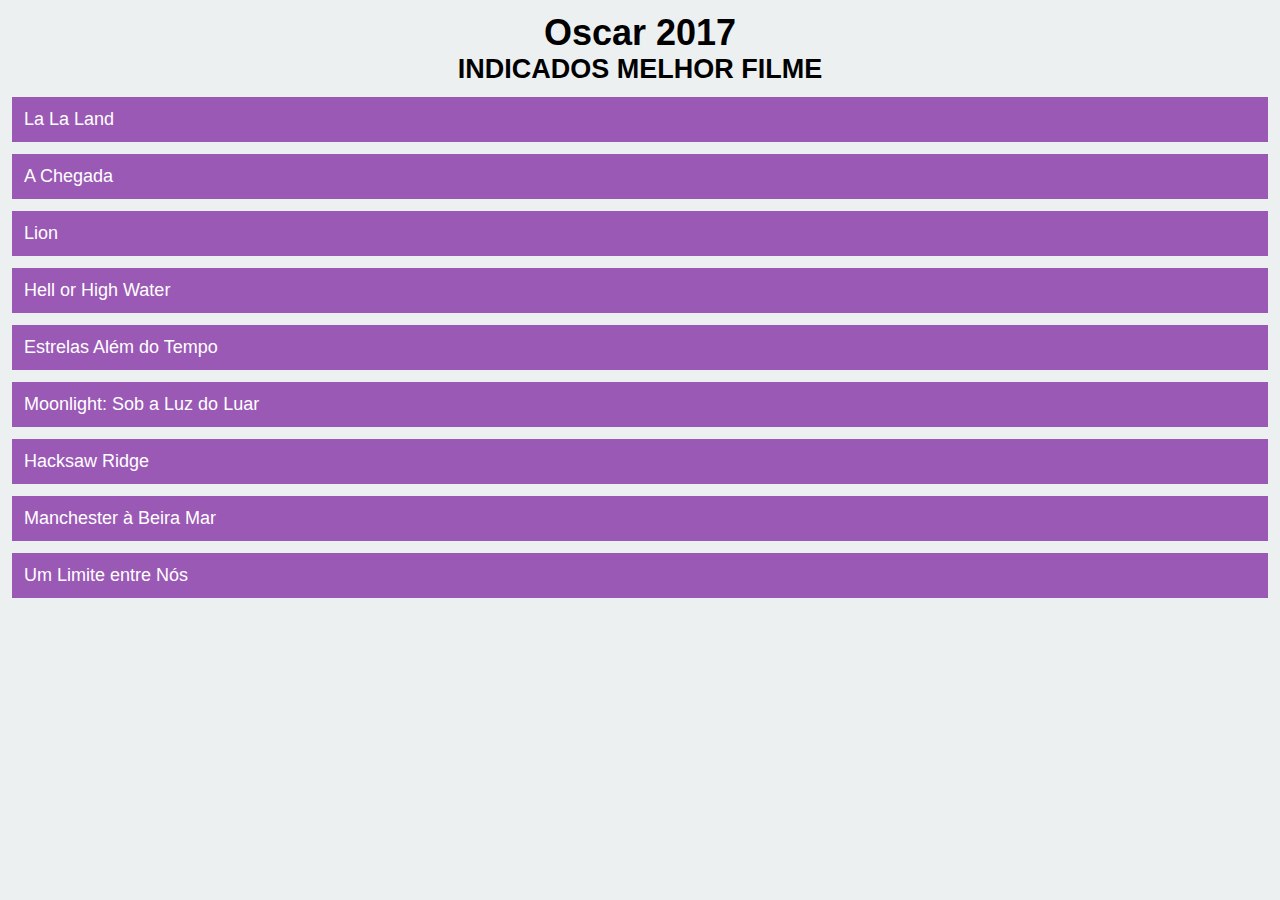
<file: pm-proj001/index.html>
<!DOCTYPE html>
<html lang="pt-br">
    <head>
        <title>Oscar 2017</title>
        <link rel="stylesheet" href="estilo.css">
        
    </head>

    <body>
        <h1>Oscar 2017</h1>
        <h2>Indicados Melhor Filme</h2>
        
        <ul>
            <li>La La Land</li>
            <li>A Chegada</li>
            <li>Lion</li>
            <li>Hell or High Water</li>
            <li>Estrelas Além do Tempo</li>
            <li>Moonlight: Sob a Luz do Luar</li>
            <li>Hacksaw Ridge</li>
            <li>Manchester à Beira Mar</li>
            <li>Um Limite entre Nós</li>      
            
        </ul>
        
    </body>
    
</html>
</file>
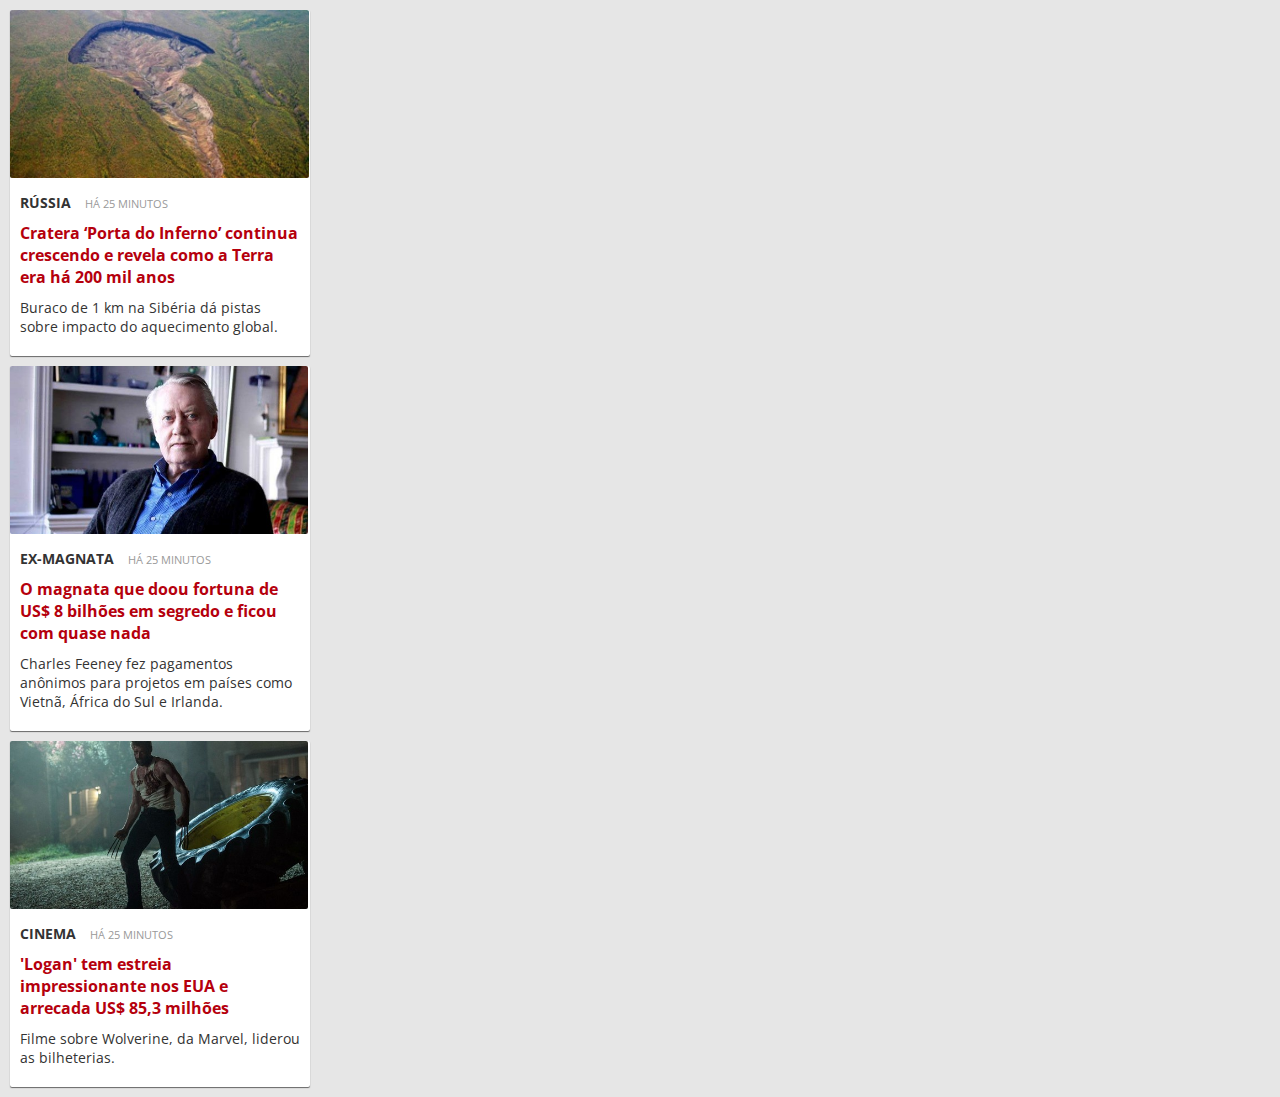
<file: pm-proj002/index.html>
<!-- Desenvolvedor: Douglas Renato -->
<!DOCTYPE html>
<html lang="pt-br">
            
    <head>
        <title>pm-proj002</title>
        
        <link rel="stylesheet" href="estilo.css">
        
        <link href="https://fonts.googleapis.com/css?family=Open+Sans" rel="stylesheet">
    </head>
    
    <body>
       <!-- noticia 1 -->
        <div id="div001">
            <a href="http://bit.ly/pm-proj002-noticia" target="_blank"><img src="cratera.jpg" alt="cratera" ></a>
               
                <div id="div002">
                    <h4 id="h4001">Rússia</h4>
                    <p id="p001">Há 25 minutos</p>
                    
                    <a href="http://bit.ly/pm-proj002-noticia" target="_blank"><h2>Cratera ‘Porta do Inferno’ continua crescendo e revela como a Terra era há 200 mil anos</h2></a>
                    
                    <p id="p002">Buraco de 1 km na Sibéria dá pistas sobre impacto do aquecimento global.</p>
                </div>   
        </div>
        
        <!-- noticia 2 -->
          <div id="div001">
            <a href="http://g1.globo.com/mundo/noticia/o-magnata-que-doou-fortuna-de-us-8-bilhoes-em-segredo-e-ficou-com-quase-nada.ghtml" target="_blank"><img src="chuckfeeney.jpg" alt="Charles Feeney" ></a>
               
                <div id="div002">
                    <h4 id="h4001">EX-MAGNATA</h4>
                    <p id="p001">Há 25 minutos</p>
                    
                    <a href="http://g1.globo.com/mundo/noticia/o-magnata-que-doou-fortuna-de-us-8-bilhoes-em-segredo-e-ficou-com-quase-nada.ghtml" target="_blank"><h2>O magnata que doou fortuna de US$ 8 bilhões em segredo e ficou com quase nada</h2></a>
                    
                    <p id="p002">Charles Feeney fez pagamentos anônimos para projetos em países como Vietnã, África do Sul e Irlanda.</p>
                </div>   
        </div>
         
         <!-- noticia 3 -->
          <div id="div001">
            <a href="http://g1.globo.com/pop-arte/cinema/noticia/logan-tem-estreia-impressionante-nos-eua-e-arrecada-us-853-milhoes.ghtml" target="_blank"><img src="logan-hugh-jackman.jpg" alt="Logan Hugh Jackman" ></a>
               
                <div id="div002">
                    <h4 id="h4001">CINEMA</h4>
                    <p id="p001">Há 25 minutos</p>
                    
                    <a href="http://g1.globo.com/pop-arte/cinema/noticia/logan-tem-estreia-impressionante-nos-eua-e-arrecada-us-853-milhoes.ghtml" target="_blank"><h2>'Logan' tem estreia impressionante nos EUA e arrecada US$ 85,3 milhões</h2></a>
                    
                    <p id="p002">Filme sobre Wolverine, da Marvel, liderou as bilheterias.</p>
                </div>   
        </div>
        
    </body>
    
</html>
</file>
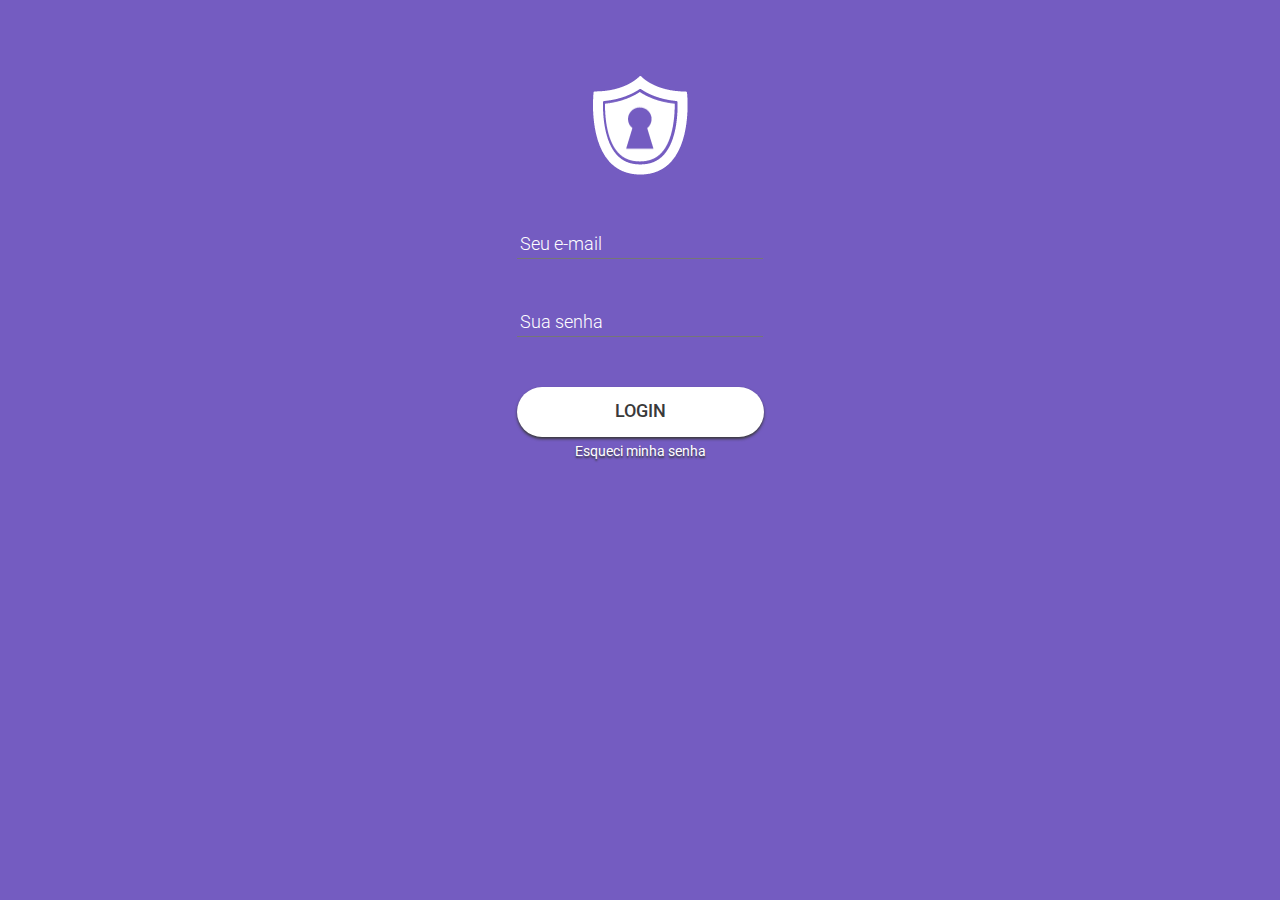
<file: pm-proj003/index.html>
<!-- Desenvolvedor: Douglas Renato -->
<!DOCTYPE html>
<html lang="pt-br">
    <head>
        <title>Login</title>
        <link rel="stylesheet" href="normalize.css">
        <link href="https://fonts.googleapis.com/css?family=Roboto:300,400,500" rel="stylesheet">
        <link rel="stylesheet" href="estilo.css">
    </head>
    <body>
       <div class="login">
            <div class="logo">
                <img class="logo-p2" src="logo-p2.png" alt="logo">
            </div>         
            <div class="campos">
            <form action="" method="">
                <input class="email" type="email" placeholder="Seu e-mail">
                <input class="senha" type="password" placeholder="Sua senha">  
                <button class="botao" type="submit">Login</button>
            </form>
            <div class="link-senha">
                <a href="senha.html">Esqueci minha senha</a>
            </div>
           </div>        
        </div>
    </body>
</html>
</file>
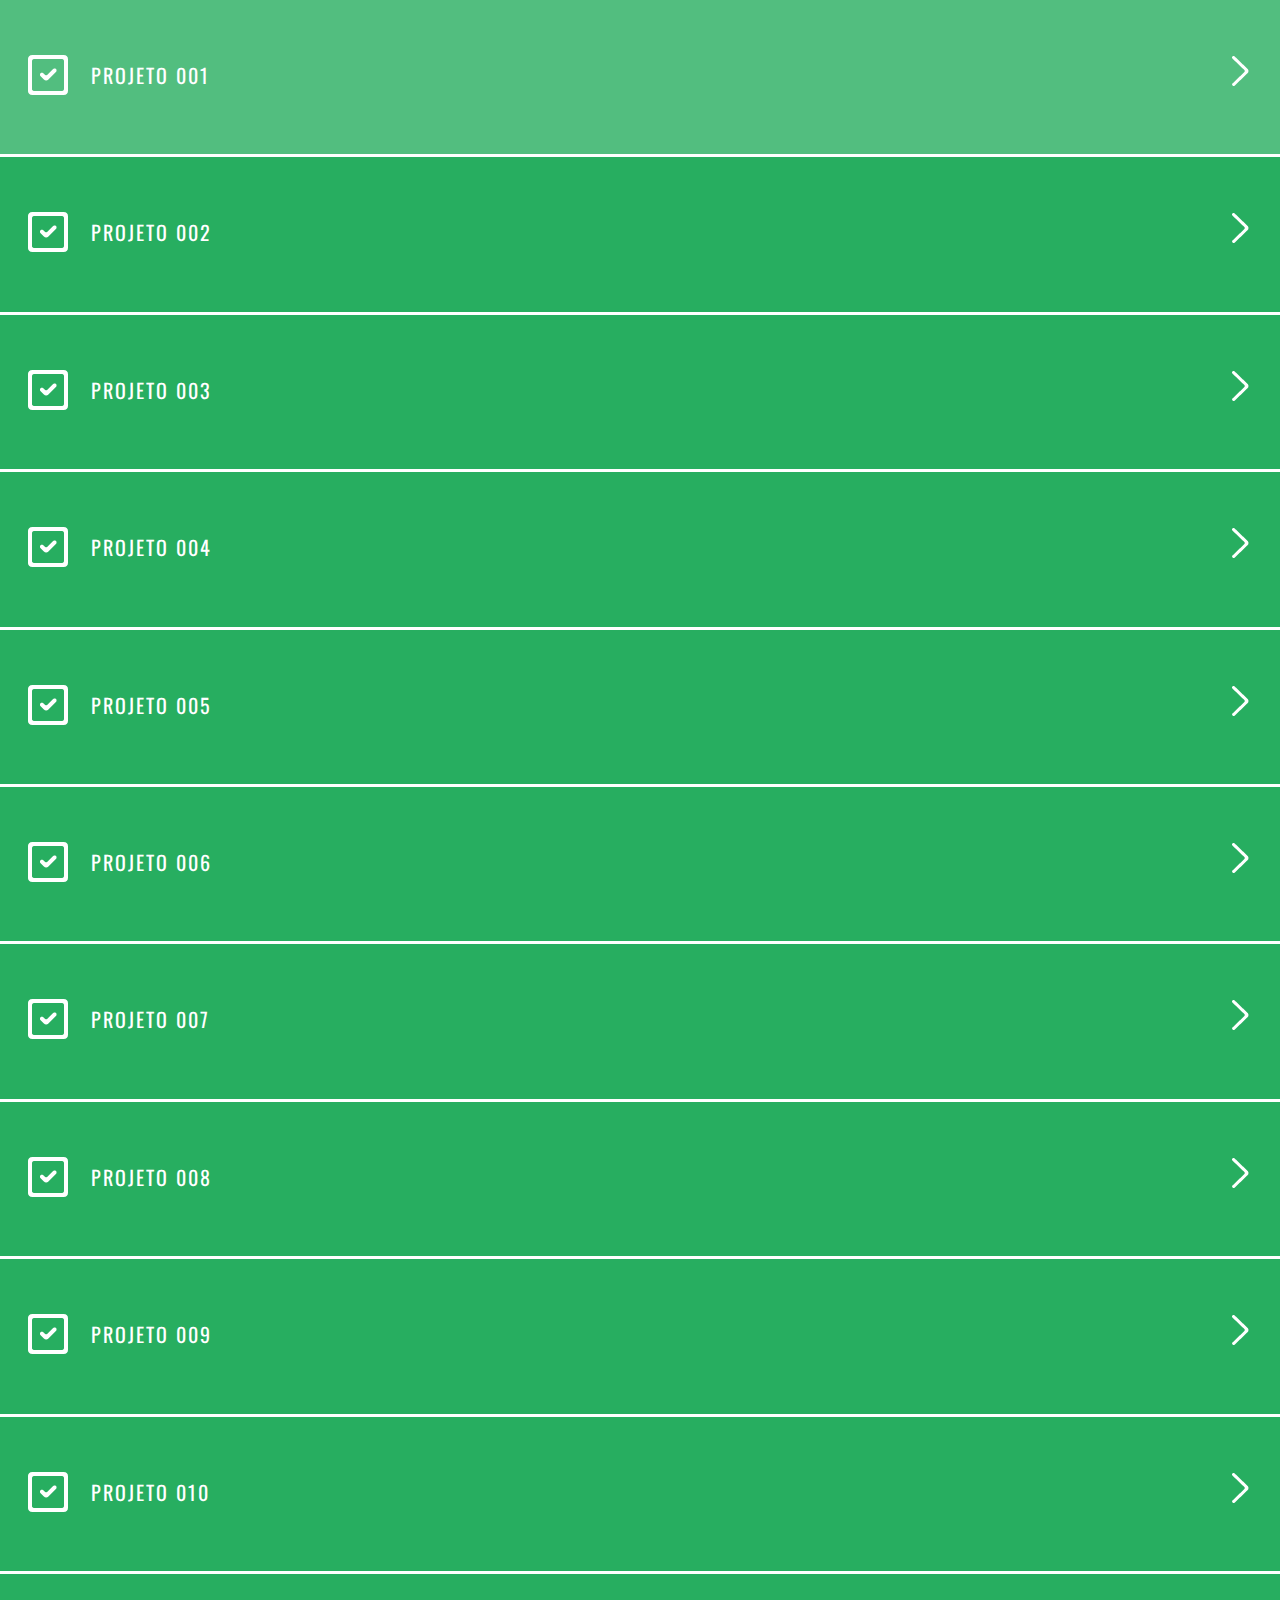
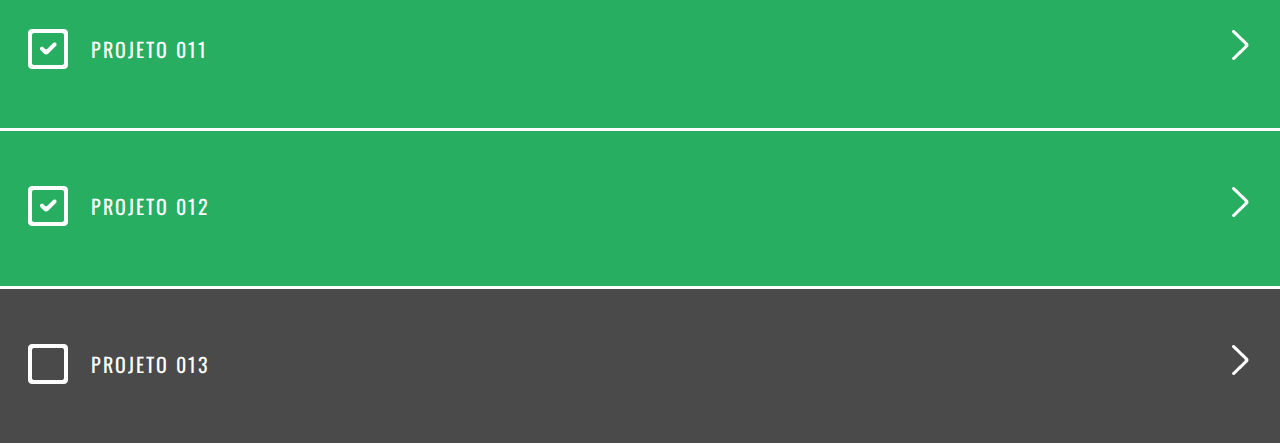
<file: pm-proj004/index.html>
<!DOCTYPE html>
<html lang="pt-br">

<head>
    <meta charset="UTF-8">
    <meta name="viewport" content="width=device-width, initial-scale=1.0">
    <meta http-equiv="X-UA-Compatible" content="ie=edge">
    <link rel="stylesheet" href="normalize.css">
    <link rel="stylesheet" href="estilo.css">
    <link href="https://fonts.googleapis.com/css?family=Oswald:500" rel="stylesheet">
    <title>Projetos</title>
</head>

<body>
    <div class="menu_projetos">
        <ul>
            <a href="../pm-proj001">
                <li class="feito"><img src="done2.png" alt="feito"><span class="texto">Projeto 001</span><img class="flecha" src="flecha.png" alt="flecha"></li></a>           
            <a href="../pm-proj002">
                <li class="feito"><img src="done2.png" alt="feito"><span class="texto">Projeto 002</span><img class="flecha" src="flecha.png" alt="flecha"></li></a>
            <a href="../pm-proj003">
                <li class="feito"><img src="done2.png" alt="feito"><span class="texto">Projeto 003</span><img class="flecha" src="flecha.png" alt="flecha"></li></a>
            <a href="../pm-proj004">
                <li class="feito"><img src="done2.png" alt="feito"><span class="texto">Projeto 004</span><img class="flecha" src="flecha.png" alt="flecha"></li></a>
            <a href="../pm-proj005">
                <li class="feito"><img src="done2.png" alt="feito"><span class="texto">Projeto 005</span><img class="flecha" src="flecha.png" alt="flecha"></li></a>
            <a href="../pm-proj006">
                <li class="feito"><img src="done2.png" alt="feito"><span class="texto">Projeto 006</span><img class="flecha" src="flecha.png" alt="flecha"></li></a>
            <a href="../pm-proj007">
                <li class="feito"><img src="done2.png" alt="feito"><span class="texto">Projeto 007</span><img class="flecha" src="flecha.png" alt="flecha"></li></a>
            <a href="../pm-proj008">
                <li class="feito"><img src="done2.png" alt="feito"><span class="texto">Projeto 008</span><img class="flecha" src="flecha.png" alt="flecha"></li></a>
            <a href="../pm-proj009">
                <li class="feito"><img src="done2.png" alt="feito"><span class="texto">Projeto 009</span><img class="flecha" src="flecha.png" alt="flecha"></li></a>
            <a href="../pm-proj010">
                <li class="feito"><img src="done2.png" alt="feito"><span class="texto">Projeto 010</span><img class="flecha" src="flecha.png" alt="flecha"></li></a>
            <a href="../pm-proj011">
                <li class="feito"><img src="done2.png" alt="feito"><span class="texto">Projeto 011</span><img class="flecha" src="flecha.png" alt="flecha"></li></a>
            <a href="../pm-proj012">
                <li class="feito"><img src="done2.png" alt="feito"><span class="texto">Projeto 012</span><img class="flecha" src="flecha.png" alt="flecha"></li></a>

            <a href="#">
                <li class="nao_feito"><img src="done1.png" alt="não feito"><span class="texto">Projeto 013</span><img class="flecha" src="flecha.png" alt="flecha"></li></a>
        </ul>
    </div>
</body>

</html>
</file>
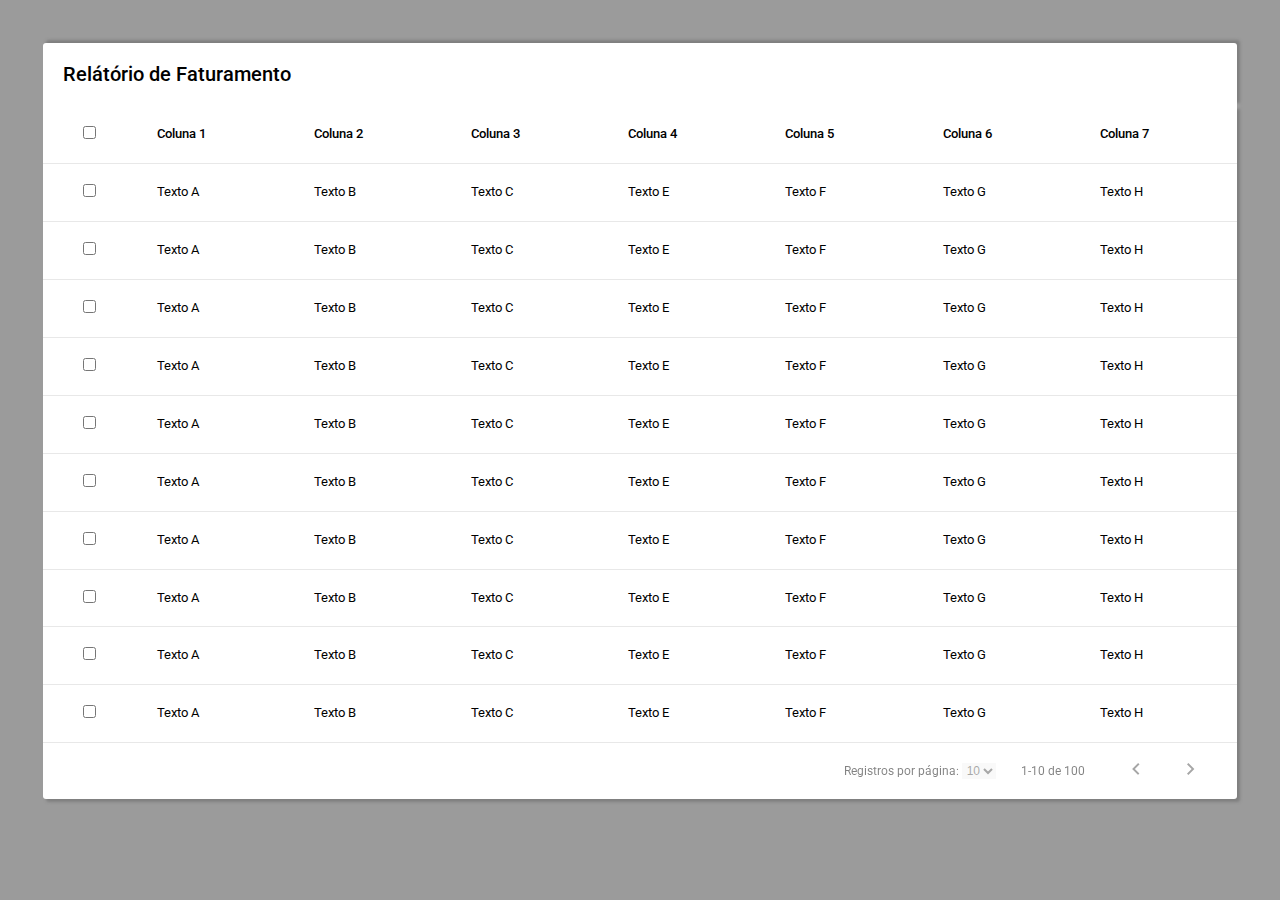
<file: pm-proj005/index.html>
<!DOCTYPE html>
<html lang="pt-br">
<head>
    <meta charset="UTF-8">
    <link rel="stylesheet" href="normalize.css">
    <link rel="stylesheet" href="estilo.css">
    <link href="https://fonts.googleapis.com/css?family=Roboto:400,500" rel="stylesheet">
    <title>Projeto 005</title>
</head>
<body>
    <table>
       <caption>Relátório de Faturamento</caption>
        <thead>
        <tr> 
            <th><input type="checkbox"></th>
            <th>Coluna 1</th>
            <th>Coluna 2</th>
            <th>Coluna 3</th>
            <th>Coluna 4</th>
            <th>Coluna 5</th>
            <th>Coluna 6</th>
            <th>Coluna 7</th>
        </tr>
        </thead>
        <tbody>
        <tr class="linhas">
            <td><input type="checkbox"></td>
            <td>Texto A</td>
            <td>Texto B</td>
            <td>Texto C</td>
            <td>Texto E</td>
            <td>Texto F</td>
            <td>Texto G</td>
            <td>Texto H</td>
        </tr>
        <tr class="linhas">
            <td><input type="checkbox"></td>
            <td>Texto A</td>
            <td>Texto B</td>
            <td>Texto C</td>
            <td>Texto E</td>
            <td>Texto F</td>
            <td>Texto G</td>
            <td>Texto H</td>
        </tr>
        <tr class="linhas">
            <td><input type="checkbox"></td>
            <td>Texto A</td>
            <td>Texto B</td>
            <td>Texto C</td>
            <td>Texto E</td>
            <td>Texto F</td>
            <td>Texto G</td>
            <td>Texto H</td>
        </tr>
        <tr class="linhas">
            <td><input type="checkbox"></td>
            <td>Texto A</td>
            <td>Texto B</td>
            <td>Texto C</td>
            <td>Texto E</td>
            <td>Texto F</td>
            <td>Texto G</td>
            <td>Texto H</td>
        </tr>
        <tr class="linhas">
            <td><input type="checkbox"></td>
            <td>Texto A</td>
            <td>Texto B</td>
            <td>Texto C</td>
            <td>Texto E</td>
            <td>Texto F</td>
            <td>Texto G</td>
            <td>Texto H</td>
        </tr>
        <tr class="linhas">
            <td><input type="checkbox"></td>
            <td>Texto A</td>
            <td>Texto B</td>
            <td>Texto C</td>
            <td>Texto E</td>
            <td>Texto F</td>
            <td>Texto G</td>
            <td>Texto H</td>
        </tr>
        <tr class="linhas">
            <td><input type="checkbox"></td>
            <td>Texto A</td>
            <td>Texto B</td>
            <td>Texto C</td>
            <td>Texto E</td>
            <td>Texto F</td>
            <td>Texto G</td>
            <td>Texto H</td>
        </tr>
        <tr class="linhas">
            <td><input type="checkbox"></td>
            <td>Texto A</td>
            <td>Texto B</td>
            <td>Texto C</td>
            <td>Texto E</td>
            <td>Texto F</td>
            <td>Texto G</td>
            <td>Texto H</td>
        </tr>
        <tr class="linhas">
            <td><input type="checkbox"></td>
            <td>Texto A</td>
            <td>Texto B</td>
            <td>Texto C</td>
            <td>Texto E</td>
            <td>Texto F</td>
            <td>Texto G</td>
            <td>Texto H</td>
        </tr>
        <tr class="linhas">
            <td><input type="checkbox"></td>
            <td>Texto A</td>
            <td>Texto B</td>
            <td>Texto C</td>
            <td>Texto E</td>
            <td>Texto F</td>
            <td>Texto G</td>
            <td>Texto H</td>
        </tr>
        </tbody>
        <tfoot>
        <tr class="select_registros_paginas">
          <!-- "colspan = usado para escolher quantos espaços a tag vai ocupar...
          -->
           <td colspan="8">
                <label for=""> Registros por página: 
                   <select>
                    <option value="10">10</option>
                    <option value="10">20</option>
                    <option value="10">30</option>
                </select>
                </label>
               <span>1-10 de 100</span> 
                <a href="#"> <img class="setas" src="imagens/seta_esquerda.png" alt=""></a>
                <a href="#"><img class="setas" src="imagens/seta_direita.png" alt=""></a>
            </td>
        </tr>
        </tfoot>
    </table>
</body>
</html>
</file>
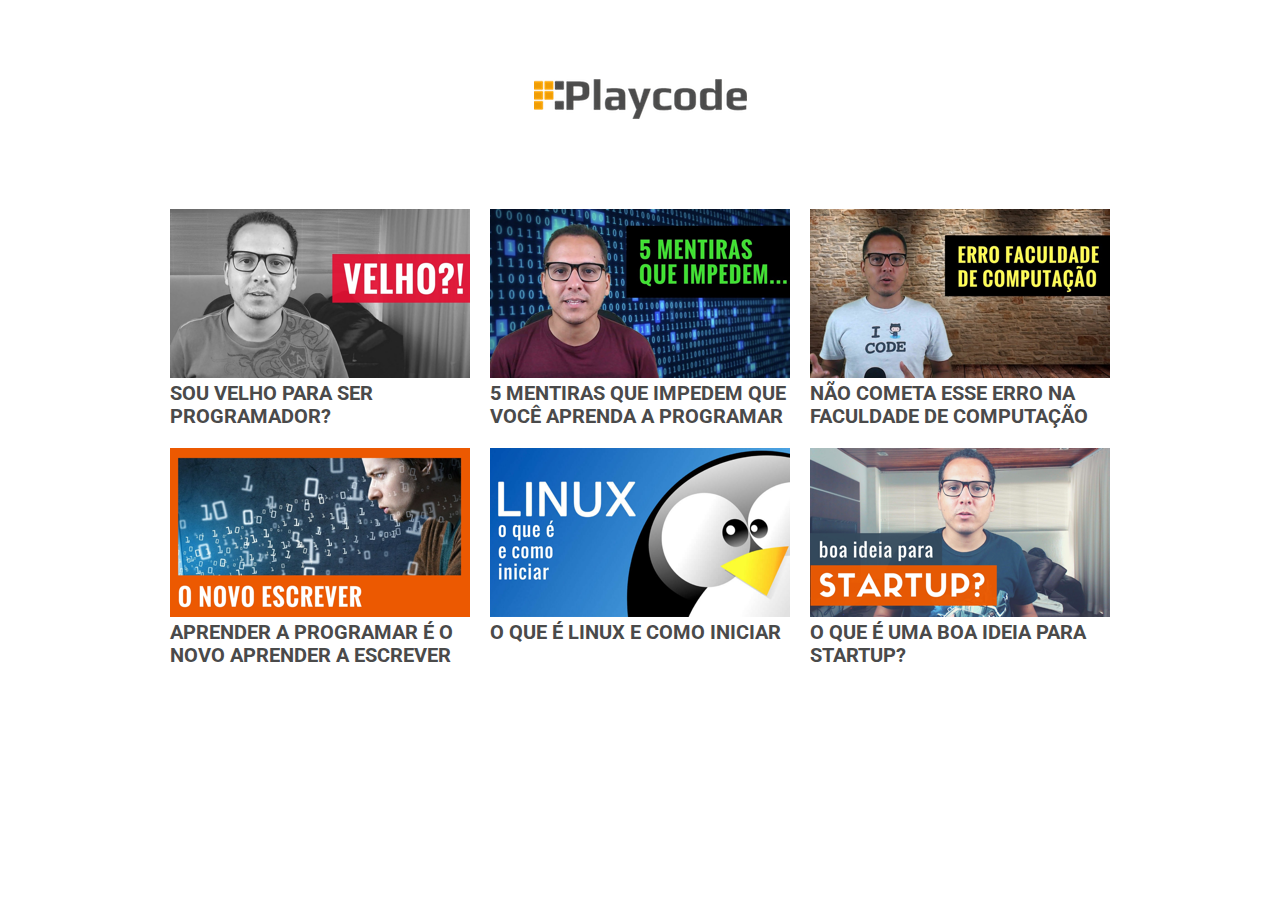
<file: pm-proj006/index.html>
<!DOCTYPE html>
<html lang="pt-br">

<head>
    <meta charset="UTF-8">
    <!-- "viewport" usado para os elementos (fotos, textos...) ficarem de tamanho proprocional em outros dispositivos como celulares e tablets
    -->
    <meta name="viewport" content="width=device-width, initial-scale=1">
    <!-- usado para ativar o css linkado para o html somente quando a tela for menor que 900px. 
    -->
    <link rel="stylesheet" href="normalize.css">
    <link rel="stylesheet" href="estilo.css">
    <link rel="stylesheet" media="(max-width: 750px)" href="mobile.css"/>
    <link href="https://fonts.googleapis.com/css?family=Roboto:500" rel="stylesheet">
    <title>Projeto 006</title>
</head>

<body>
   <div class="container">
        <h1 class="logo">
           <img src="logo-playcode.png" alt="Playcode">
       </h1>
        <div class="cartoes">
           <div class="cartao">
              <img src="miniatura01.png" alt="miniatura">
              <h2>Sou velho para ser programador?</h2>
           </div>
           <div class="cartao">
              <img src="miniatura02.png" alt="miniatura">
              <h2>5 mentiras que impedem que você aprenda a programar</h2>
           </div>
           <div class="cartao">
              <img src="miniatura03.png" alt="miniatura">
              <h2>Não cometa esse erro na faculdade de computação</h2>
           </div>
           <div class="cartao">
              <img src="miniatura04.png" alt="miniatura">
              <h2>Aprender a programar é o novo aprender a escrever</h2>
           </div>
           <div class="cartao">
              <img src="miniatura05.png" alt="miniatura">
              <h2>O que é linux e como iniciar</h2>
           </div>
           <div class="cartao">
              <img src="miniatura06.png" alt="miniatura">
              <h2>O que é uma boa ideia para startup?</h2>
           </div>
        </div>
    </div>
</body>

</html>
</file>
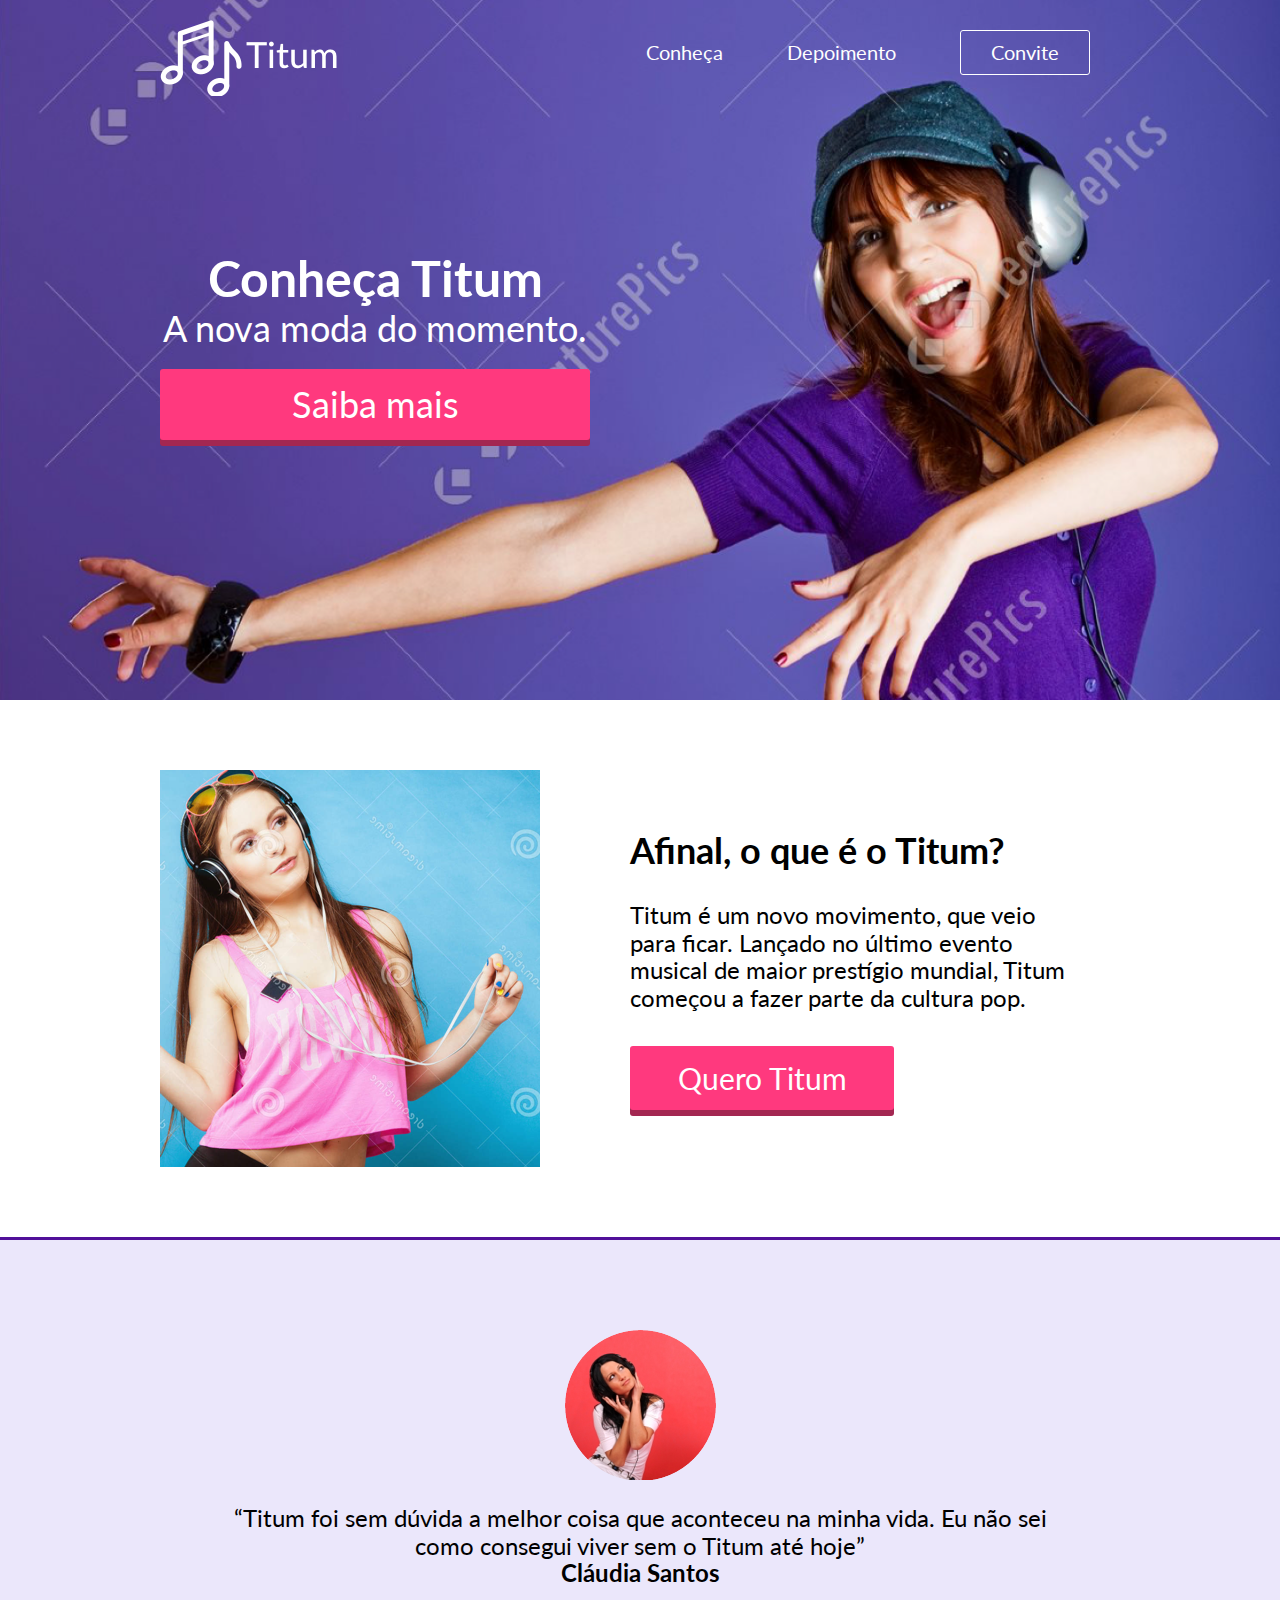
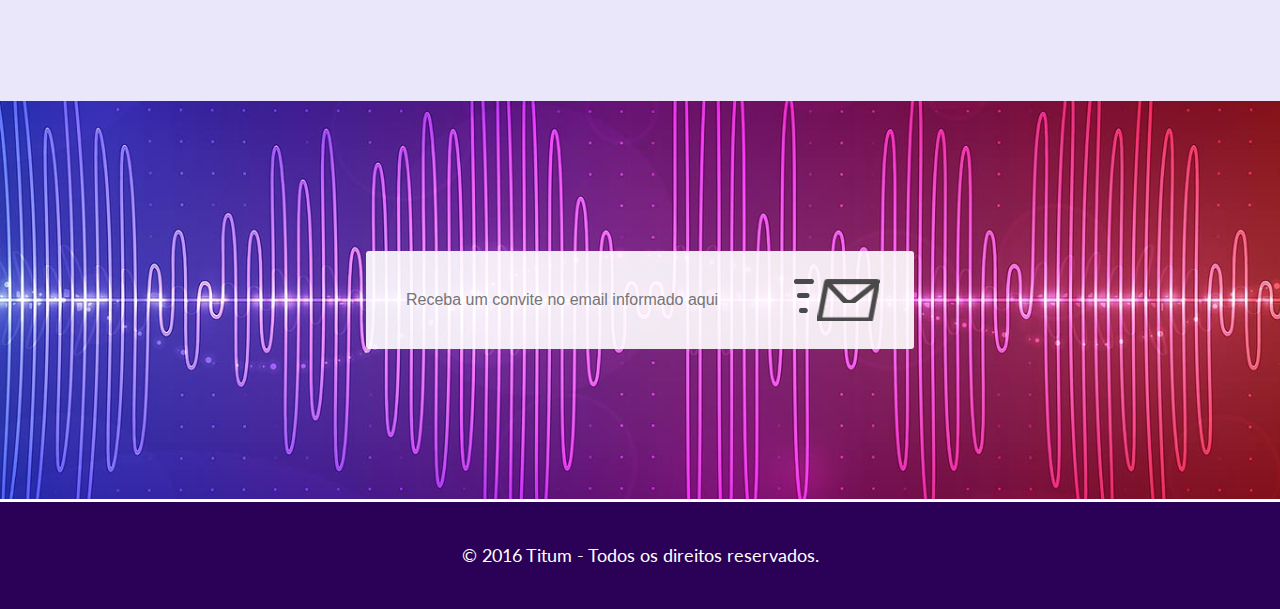
<file: pm-proj007/index.html>
<!DOCTYPE html>
<html lang="pt-br">
<head>
    <meta charset="UTF-8">
    <link rel="stylesheet" href="css/normalize.css">
    <link rel="stylesheet" href="css/estilo.css">
    <link href="https://fonts.googleapis.com/css?family=Lato:300,700" rel="stylesheet">
    <meta name="viewport" content="widgth:device-width, initial-scale=1">
    <title>Projeto 007</title>
</head>
<body>
    <!--
    "header" usado para agrupar o menu, logo, etc de uma pagina
    -->
    <header>
        <div class="container">
        <h1><span>Titum</span></h1>
        <nav>
            <ul>
                <li><a href="#conheca">Conheça</a></li>
                <li><a href="#depoimento">Depoimento</a></li>
                <li><a href="#convite">Convite</a></li>
            </ul>
        </nav>
        </div>
    </header>
    
    <section id="topo">
        <div class="container">
            <div class="textoEntrada">
                <h2>Conheça Titum</h2>
                <p>A nova moda do momento.</p>
                <a class="botao" href="#conheca">Saiba mais</a>
            </div>
        </div>
    </section>
    
    <section id="conheca">
        <div class="container">
           <img src="imagens/imagem-sessao-oquee.png" alt="O que é Titum">
            <div class="oquee">
                <h2>Afinal, o que é o Titum?</h2>
                <p>Titum é um novo movimento, que veio para ficar. Lançado no último evento musical de maior prestígio mundial, Titum começou a fazer parte da cultura pop.</p>
                <a class="botao" href="#convite">Quero Titum</a>
            </div>
        </div>
    </section>
    
    <section id="depoimento">
        <div class="container">
            <img src="imagens/imagem-sessao-depoimentos.png" alt="">
            <p>“Titum foi sem dúvida a melhor coisa que aconteceu na minha vida. Eu não sei como consegui viver sem o Titum até hoje”
            <br><strong>Cláudia Santos</strong></p>
        </div>
    </section>
    
    <section id="convite">
        <div class="container">
        <form action="">
            <input type="email" placeholder="Receba um convite no email informado aqui">
            <button><span>Enviar</span></button>
        </form>
        </div>
    </section>
    
    <!--
    "footer" usado para agrupar links finais, creditos, etc de uma pagina
    -->
    <footer>
        <div class="container">
        <p>© 2016 Titum - Todos os direitos reservados.</p>
        </div>
    </footer>
    
</body>
</html>
</file>
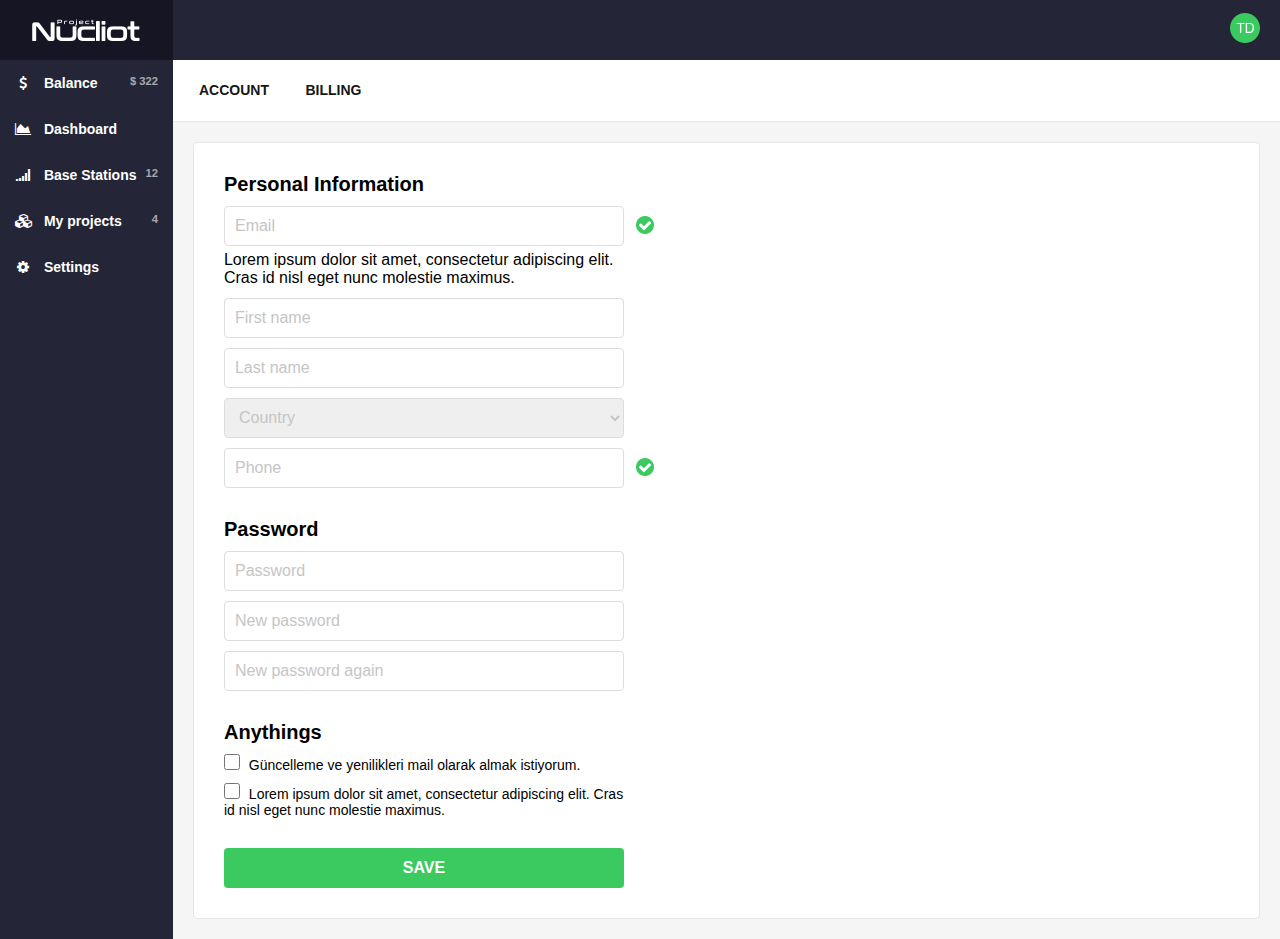
<file: pm-proj008/index.html>
<!DOCTYPE html>
<html lang="pt-br">
<head>
    <meta charset="UTF-8">
    <link rel="stylesheet" href="css/normalize.css">
    <link rel="stylesheet" href="css/estilo.css">
    <link rel="stylesheet" href="font-awesome-4.7.0/css/font-awesome.css">
    <title>Projeto 008</title>
</head>
<body>
    
   <aside>
      
       <h1><span>Nucliot</span></h1>
       
       <nav>
           <ul>
              
               <li>
                   <a href="#">
                   <i class="fa fa-usd" aria-hidden="true"></i>
                   <span>Balance</span>
                   <small>$ 322</small>
                   </a>
               </li>
               
               <li>
                   <a href="#">
                   <i class="fa fa-area-chart" aria-hidden="true"></i>
                   <span>Dashboard</span>
                   </a>
               </li>
               
               <li>
                   <a href="#">
                    <i class="fa fa-signal" aria-hidden="true"></i>
                   <span>Base Stations</span>
                   <small>12</small>
                   </a>
               </li>
               
               <li>
                   <a href="#">
                   <i class="fa fa-cubes" aria-hidden="true"></i>
                   <span>My projects</span>
                   <small>4</small>
                   </a>
               </li>
               
               <li>
                   <a href="#">
                   <i class="fa fa-cog" aria-hidden="true"></i>
                   <span>Settings</span>
                   </a>
               </li>
           </ul>
       </nav>
       
   </aside>
    
       <section id="principal">
           
           <header>
           <a href="#"><img src="imagens/usuario.png" alt="Usuario"></a> 
           </header>
           
           <div class="modulo">
           
               <div class="abas">
                    <ul>
                        <li><a href="#">Account</a></li>
                        <li><a href="#">Billing</a></li>
                    </ul>
               </div>

               <div class="container">
                   
                    <div class="canvas">
                        <form action="">
                            <h2>Personal Information</h2>
                            <ul>
                                <li class="ok">
                                <input type="email" placeholder="Email" value="">
                                <label for="" class="email">Lorem ipsum dolor sit amet, consectetur adipiscing elit. Cras id nisl eget nunc molestie maximus.</label>
                                </li>
                                
                                <li>
                                    <input type="text" placeholder="First name" value="">
                                </li>
                                
                                <li>
                                    <input type="text" placeholder="Last name" value="">
                                </li>
                                
                                <li>
                                    <select name="" id="">
                                        <option value="Country">Country</option>
                                        <option value="Country">New Zealand</option>
                                    </select>
                                </li>
                                
                                <li class="ok">
                                    <input type="text" placeholder="Phone" value="">
                                </li>
                            </ul>
                            
                            
                            <h2>Password</h2>
                            <ul>
                                <li>
                                    <input type="text" placeholder="Password" value="">
                                </li>
                                
                                <li>
                                    <input type="text" placeholder="New password" value="">
                                </li>
                                
                                <li>
                                    <input type="text" placeholder="New password again" value="">
                                </li>
                            </ul>
                            
                            <h2>Anythings</h2>
                            <ul class="confirmacoes">
                                <li>
                                    <input type="checkbox">
                                    <label for="">Güncelleme ve yenilikleri mail olarak almak istiyorum.</label>
                                </li>
                                
                                <li>
                                    <input type="checkbox">
                                    <label for="">Lorem ipsum dolor sit amet, consectetur adipiscing elit. Cras id nisl eget nunc molestie maximus.</label>
                                </li>
                                
                            </ul>
                            
                            <button>Save</button>
                            
                        </form>
                    </div>
                    
               </div>
               
           </div>
           
       </section>
        
</body>
</html>
</file>
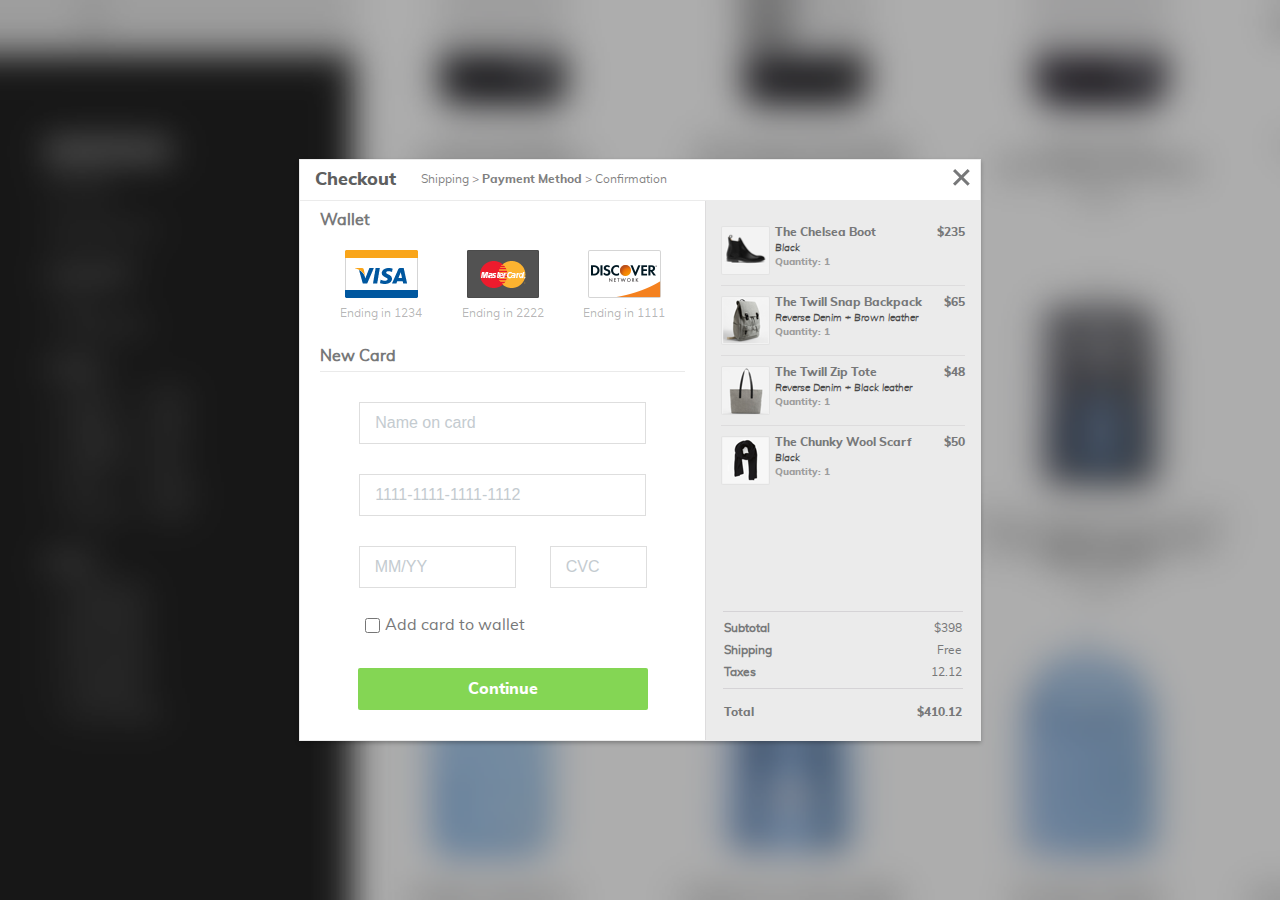
<file: pm-proj009/index.html>
<!DOCTYPE html>
<html lang="pt-br">
<head>
    <meta charset="UTF-8">
    <link rel="stylesheet" href="css/normalize.css">
    <link rel="stylesheet" href="css/estilo.css">
    <link rel="stylesheet" href="fonts/Muli/stylesheet.css">
    <title>Projeto 009</title>
</head>
<body>

    <div id="checkout">
  
   <header>
      <div>
       <h1>Checkout</h1>
       <nav>
           <ul>
               <li>Shipping</li>
                <span>&nbsp>&nbsp</span>
               <li class="li-bold">Payment Method</li>
                <span>&nbsp>&nbsp</span>
               <li>Confirmation</li>
           </ul>
       </nav>
       </div>
       
       <div class="fechar">
           <a href="#"><img src="imagens/icon-fechar.png" alt="fechar"></a>
       </div>
   </header>
   
   <section id="principal">
      <div class="pagamento">     
        <div class="opcoes-cartoes">
           <h2>Wallet</h2>
            <ul>
               <li><img src="imagens/icon-visa.png" alt="">
               <label for="">Ending in 1234</label>
               </li>
               <li><img src="imagens/icon-mastercard.png" alt="">
               <label for="">Ending in 2222</label>
               </li>
               <li><img src="imagens/icon-discover.png" alt="">
               <label for="">Ending in 1111</label>
               </li>
           </ul>
       </div>
       
       <div class="novo-cartao"> 
           <form action="">
               <fieldset>
                <legend>New Card</legend>
                <ul>
                   <li>
                      <input type="text" placeholder="Name on card">
                   </li>
                   <li>
                      <input type="text" placeholder="1111-1111-1111-1112">
                   </li>
                   <li>
                       <input class="ano" type="text" placeholder="MM/YY">
                       <input class="cvc" type="text" placeholder="CVC">
                   </li>
                   <li class="checkbox">
                       <input type="checkbox">
                       <span>Add card to wallet</span>
                   </li>
               </ul>
               
               <button>Continue</button>
            </fieldset>
           </form>
       </div>
    </div> 
       
       <div class="carrinho">
        <div class="produtos">
            <ul>
                <li>
                   <img src="imagens/icon-prod-01.png" alt="">
                    <div class="produto-info">
                        <span>The Chelsea Boot</span>
                        <small>Black</small>
                        <small class="quant-produto">Quantity: 1</small>
                    </div>
                    <span>$235</span>
                </li>
                
                <li>
                   <img src="imagens/icon-prod-02.png" alt="">
                    <div class="produto-info">
                        <span>The Twill Snap Backpack</span>
                        <small>Reverse Denim + Brown leather</small>
                        <small class="quant-produto">Quantity: 1</small>
                    </div>
                    <span>$65</span>
                </li>
                
                <li>
                   <img src="imagens/icon-prod-03.png" alt="">
                    <div class="produto-info">
                        <span>The Twill Zip Tote</span>
                        <small>Reverse Denim + Black leather</small>
                        <small class="quant-produto">Quantity: 1</small>
                    </div>
                    <span>$48</span>
                </li>
                
                <li>
                   <img src="imagens/icon-prod-04.png" alt="">
                    <div class="produto-info">
                        <span>The Chunky Wool Scarf</span>
                        <small>Black</small>
                        <small class="quant-produto">Quantity: 1</small>
                    </div>
                    <span>$50</span>
                </li>
            </ul>
        </div>
        
        <div class="preco">
           <table>
               <tbody>
                  <tr>
                  <!--
                  scope="row" em th:
                  usado para melhorar usabilidade para dificientes visuais
                  e também faz com que o cabeçalho seja em linhas ao invés de
                  coluna (padrão)
                  -->
                   <th scope="row">Subtotal</th>
                   <td>$398</td>
                  </tr>
                  <tr>
                   <th scope="row">Shipping</th>
                   <td>Free</td>
                  </tr>
                  <tr>
                   <th scope="row">Taxes</th>
                   <td>12.12</td>
                  </tr>
               </tbody>
               <tfoot>
                  <tr>
                   <th scope="row">Total</th>
                   <td>$410.12</td>
                  </tr>
               </tfoot>
           </table>
        </div>
    </div>
    </section>
    
    </div>
</body>
</html>
</file>
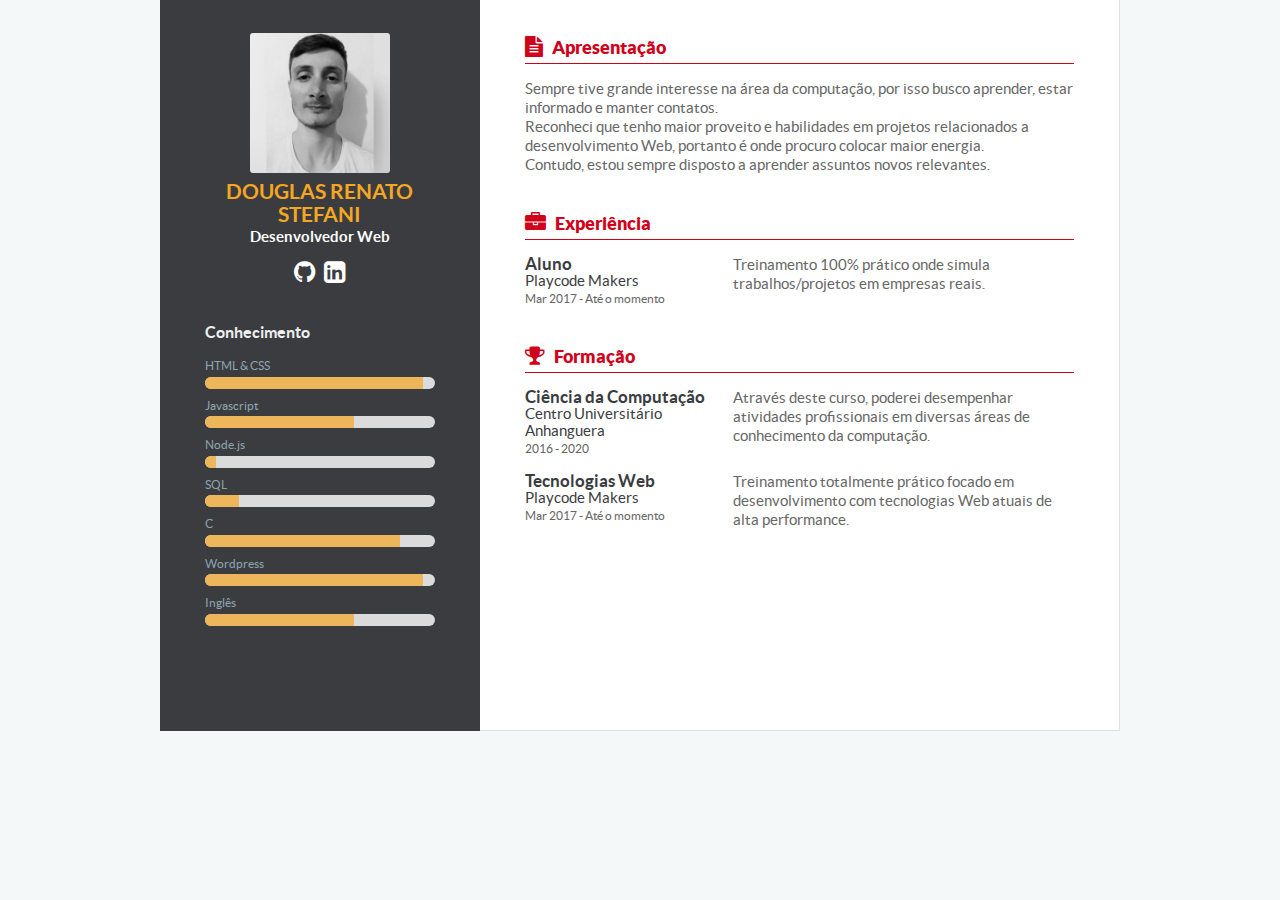
<file: pm-proj010/index.html>
<!DOCTYPE html>
<html lang="pt-br">
    
<head>
    <meta charset="UTF-8">
    <meta name="viewport" content="width=device-width, initial-scale=1.0">
    <meta http-equiv="X-UA-Compatible" content="ie=edge">
    <link rel="stylesheet" href="font/FontAwesome/css/font-awesome.css">
    <link rel="stylesheet" href="font/Lato/stylesheet.css">
    <link rel="stylesheet" href="css/normalize.css">
    <link rel="stylesheet" href="css/bulma.css">
    <link rel="stylesheet" href="css/estilo.css">
    <title>Projeto 010</title>
</head>

<body>
    <div class="container columns">
        <section id="barraLateral" class="column is-4">
            <div class="apresentacaoLinks">
                <img src="img/pp.jpg" alt="Foto minha">
                <h1>Douglas Renato Stefani</h1>
                <h2>Desenvolvedor Web</h2>
                <!-- <a class="button" href="https://douglasrenato.github.io/pm-projetos" target="_blank">
                    <h3>Portfólio</h3>
                </a> -->
                <div class="redesSociais">
                    <a class="fa fa-github" aria-hidden="true" href="https://github.com/DouglasRenato" target="_blank"></a>
                    <a class="fa fa-linkedin-square" aria-hidden="true" href="https://linkedin.com/in/DouglasRenatoStefani
" target="_blank"></a>
                </div>
            </div>

            <div class="conhecimento">
                <h2>Conhecimento</h2>
                <span>HTML & CSS</span>
                <progress class="progress is-small" value="95" max="100"></progress>
                <span>Javascript</span>
                <progress class="progress is-small" value="65" max="100"></progress>
                <span>Node.js</span>
                <progress class="progress is-small" value="5" max="100"></progress>
                <span>SQL</span>
                <progress class="progress is-small" value="15" max="100"></progress>
                <span>C</span>
                <progress class="progress is-small" value="85" max="100"></progress>
                <span>Wordpress</span>
                <progress class="progress is-small" value="95" max="100"></progress>
                <span>Inglês</span>
                <progress class="progress is-small" value="65" max="100"></progress>
            </div>
        </section>

        <section id="principal" class="column is-8">
            <div class="resumo">
                <div class="principalTitulo">
                    <span class="fa fa-file-text" aria-hidden="true"></span>
                    <h2>Apresentação</h2>
                </div>
                <p>Sempre tive grande interesse na área da computação, por isso busco aprender, estar informado e manter contatos.
                <br /> 
                Reconheci que tenho maior proveito e habilidades em projetos relacionados a desenvolvimento Web, portanto é onde procuro colocar maior energia.
                <br />
                Contudo, estou sempre disposto a aprender assuntos novos relevantes.</p>
            </div>

            <div class="experiencia">
                <div class="principalTitulo">
                    <span class="fa fa-briefcase" aria-hidden="true"></span>
                    <h2>Experiência</h2>
                </div>
                <div class="cadaExperiencia">
                    <div class="infosExperiencia">
                        <h3>Aluno</h3>
                        <h4>Playcode Makers</h4>
                        <small>Mar 2017 - Até o momento</small>
                    </div>
                    <div class="descricaoExperiencia">
                        <p>Treinamento 100% prático onde simula trabalhos/projetos em empresas reais.</p>
                    </div>
                </div>
            </div>

            <div class="formacao">
                <div class="principalTitulo">
                    <span class="fa fa-trophy" aria-hidden="true"></span>
                    <h2>Formação</h2>
                </div>
                <div class="cadaFormacao">
                    <div class="infosFormacao">
                        <h3>Ciência da Computação</h3>
                        <h4>Centro Universitário Anhanguera</h4>
                        <small>2016 - 2020</small>
                    </div>
                    <div class="descricaoFormacao">
                        <p>Através deste curso, poderei desempenhar atividades profissionais em diversas áreas de conhecimento
                            da computação.</p>
                    </div>
                </div>
                <div class="cadaFormacao">
                    <div class="infosFormacao">
                        <h3>Tecnologias Web</h3>
                        <h4>Playcode Makers</h4>
                        <small>Mar 2017 - Até o momento</small>
                    </div>
                    <div class="descricaoFormacao">
                        <p>Treinamento totalmente prático focado em desenvolvimento com tecnologias Web atuais de alta performance.</p>
                    </div>
                </div>
            </div>
        </section>
    </div>

</body>

</html>
</file>
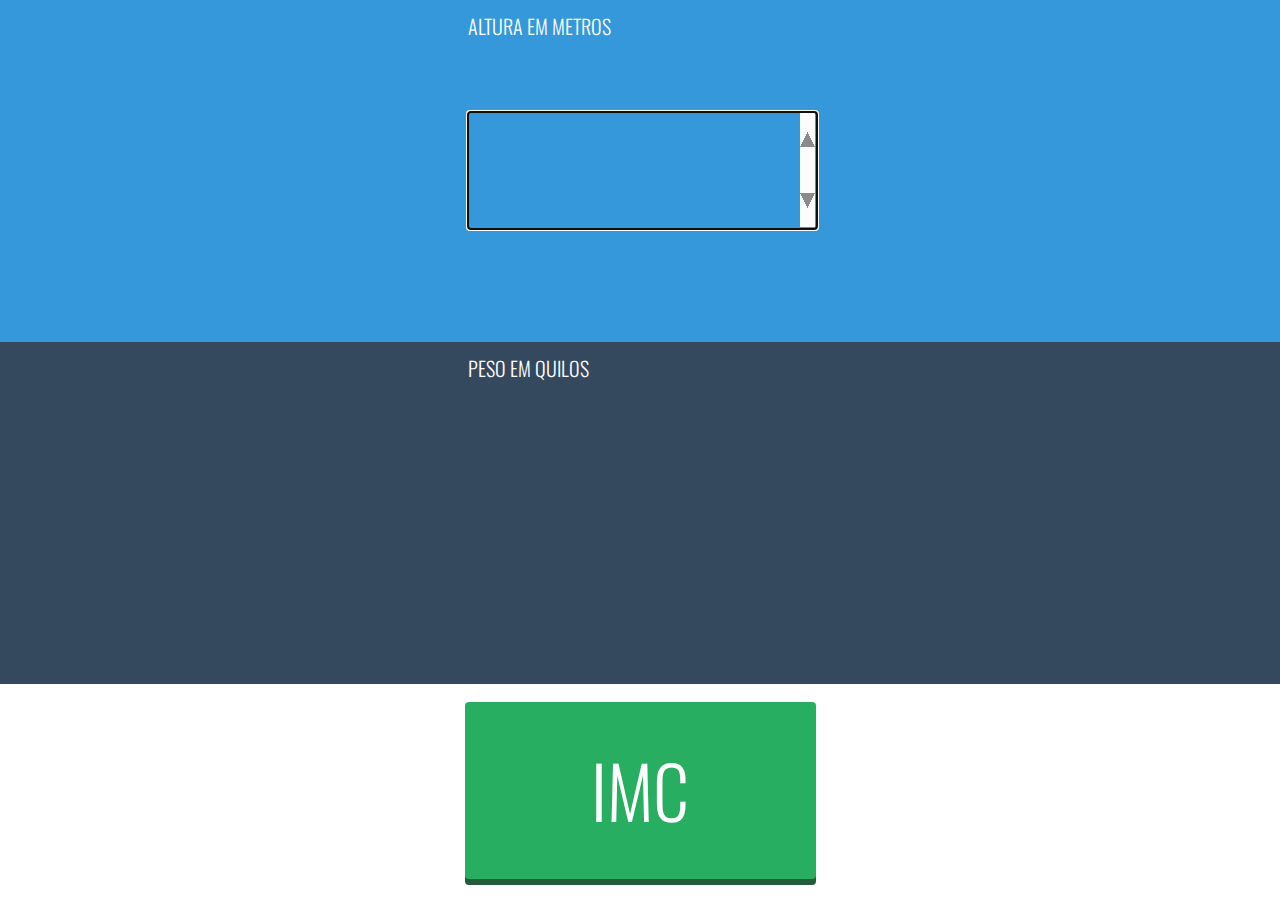
<file: pm-proj011/index.html>
<!DOCTYPE html>
<html lang="pt-br">

<head>
    <meta charset="UTF-8">
    <link rel="stylesheet" href="normalize.css">
    <link rel="stylesheet" href="estilo.css">
    <link href="https://fonts.googleapis.com/css?family=Oswald:300,400" rel="stylesheet">
    <meta name="viewport" content="initial-scale=1">
    <title>Proj 011</title>
</head>

<body>
    <section id="principal">
        <div class="container">
            <div class="altura">
                <div class="conteudo">
                    <h2>Altura em metros</h2>
                    <div class="entrada"><input id="valor-altura" min="0" type="number" autofocus></div>
                </div>
            </div>

            <div class="peso">
                <div class="conteudo">
                    <h2>Peso em quilos</h2>
                    <div class="entrada"><input id="valor-peso" min="0" type="number"></div>
                </div>
            </div>

            <div class="imc">
                <div class="conteudo">
                    <button id="botao-imc">IMC</button>

                    <div class="calculado">
                        <a id="seta-voltar" href="#"><img src="imagens/seta-voltar.png" alt="voltar"></a>

                        <div class="resultados">
                            <h3>25,35</h3>
                            <h4>Sobrepeso</h4>
                        </div>

                    </div>
                </div>
            </div>
        </div>
    </section>

    <script src="javascript.js"></script>
</body>

</html>
</file>
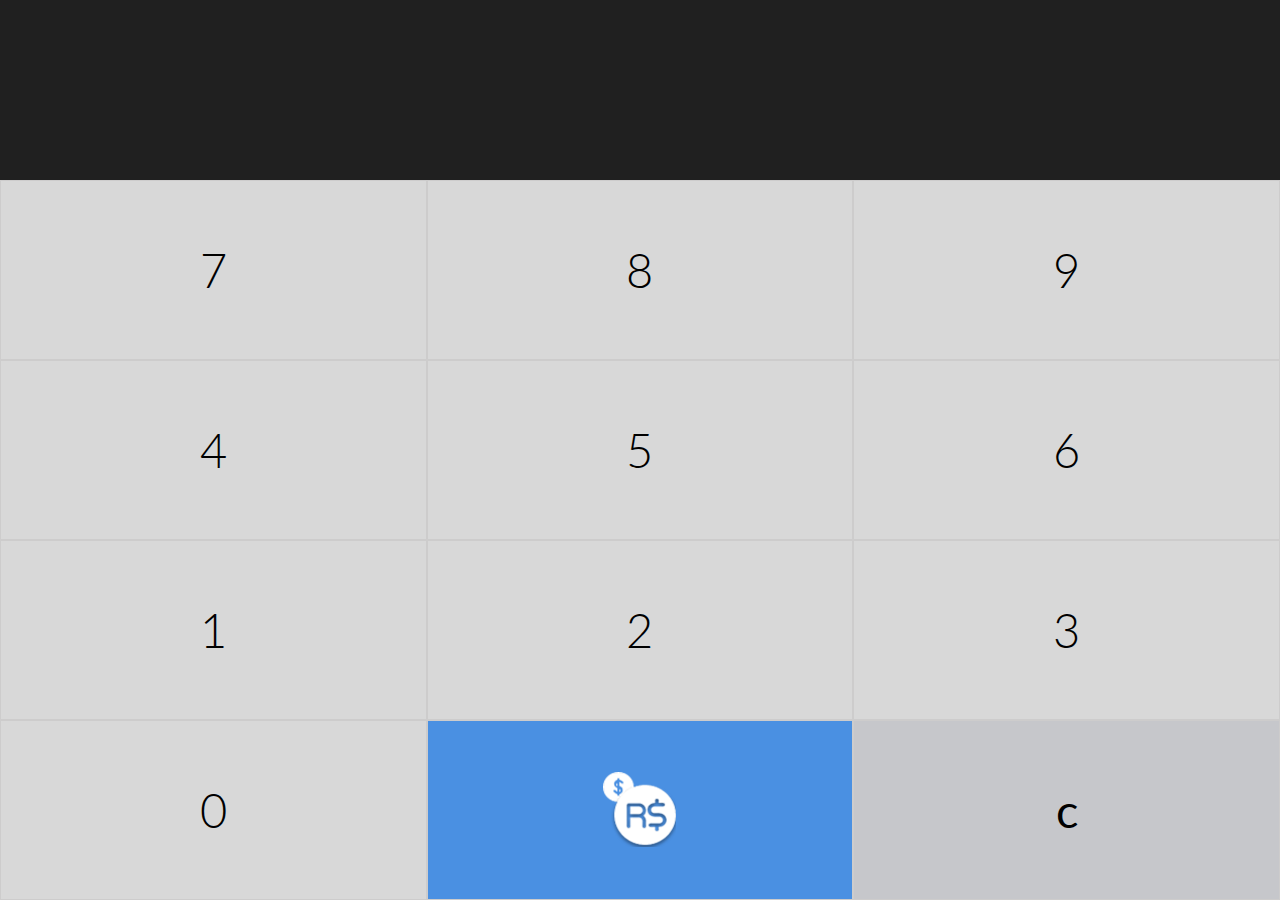
<file: pm-proj012/index.html>
<!DOCTYPE html>
<html lang="pt-br">

<head>
    <meta charset="UTF-8">
    <meta name="viewport" content="width=device-width, initial-scale=1.0">
    <meta http-equiv="X-UA-Compatible" content="ie=edge">
    <link rel="stylesheet" href="css/normalize.css">
    <link rel="stylesheet" href="css/estilo.css">
    <link href="https://fonts.googleapis.com/css?family=Lato:300,400" rel="stylesheet">
    <title>Proj 012</title>
</head>

<body>
    <section id="calculadora">
        <div class="container">
            <header>
                <p></p>
            </header>
            <button class="nove cell">9</button>
            <button class="oito cell">8</button>
            <button class="sete cell">7</button>
            <button class="seis cell">6</button>
            <button class="cinco cell">5</button>
            <button class="quatro cell">4</button>
            <button class="tres cell">3</button>
            <button class="dois cell">2</button>
            <button class="um cell">1</button>
            <footer>
                <button class="cell-zero sub-cell">0</button>
                <button class="moeda sub-cell">
                    <img class="real-p-dolar esconde" src="img/real-p-dolar-p.png">
                    <img class="dolar-p-real" src="img/dolar-p-real-p.png">
                </button>
                <button class="clear sub-cell">c</button>
            </footer>
        </div>
    </section>

    <script src="js/javascript.js"></script>
</body>

</html>
</file>
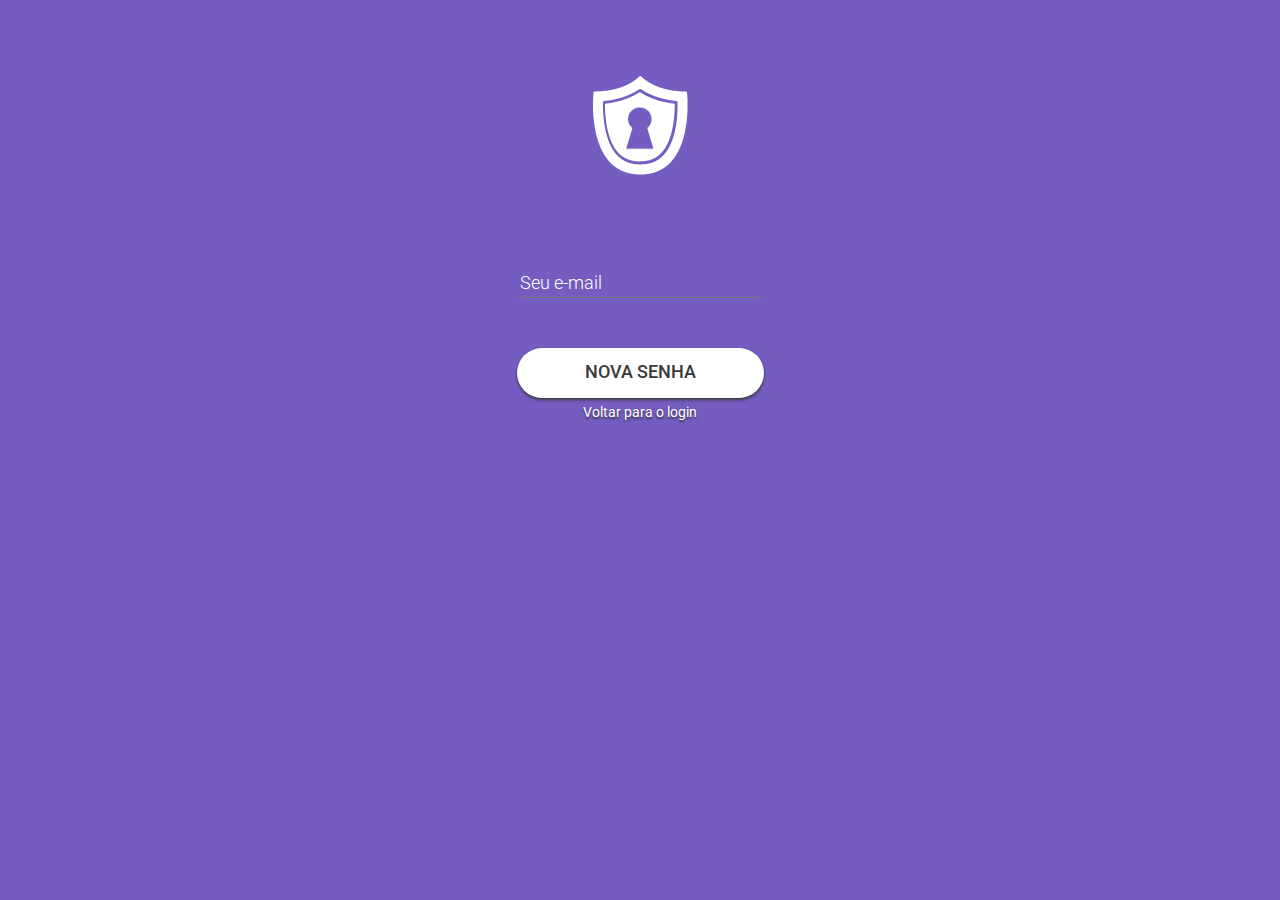
<file: pm-proj003/senha.html>
<!-- Desenvolvedor: Douglas Renato -->
<!DOCTYPE html>
<html lang="pt-br">
    <head>
        <title>Login</title>
        <link rel="stylesheet" href="normalize.css">
        <link rel="stylesheet" href="estilo.css">
        <link href="https://fonts.googleapis.com/css?family=Roboto:300,400,500" rel="stylesheet">
    </head>
    <body>
       <div class="login">
            <div class="logo">
                <img class="logo-p2" src="logo-p2.png" alt="logo">
            </div>         
            <div class="campos">
            <form action="" method="">
                <input class="email" type="email"  placeholder="Seu e-mail">
                <button class="botao" type="submit">Nova senha</button>
            </form>
            <div class="link-senha">
                 <a href="index.html">Voltar para o login</a>
            </div>
           </div>        
        </div>
    </body>
</html>
</file>
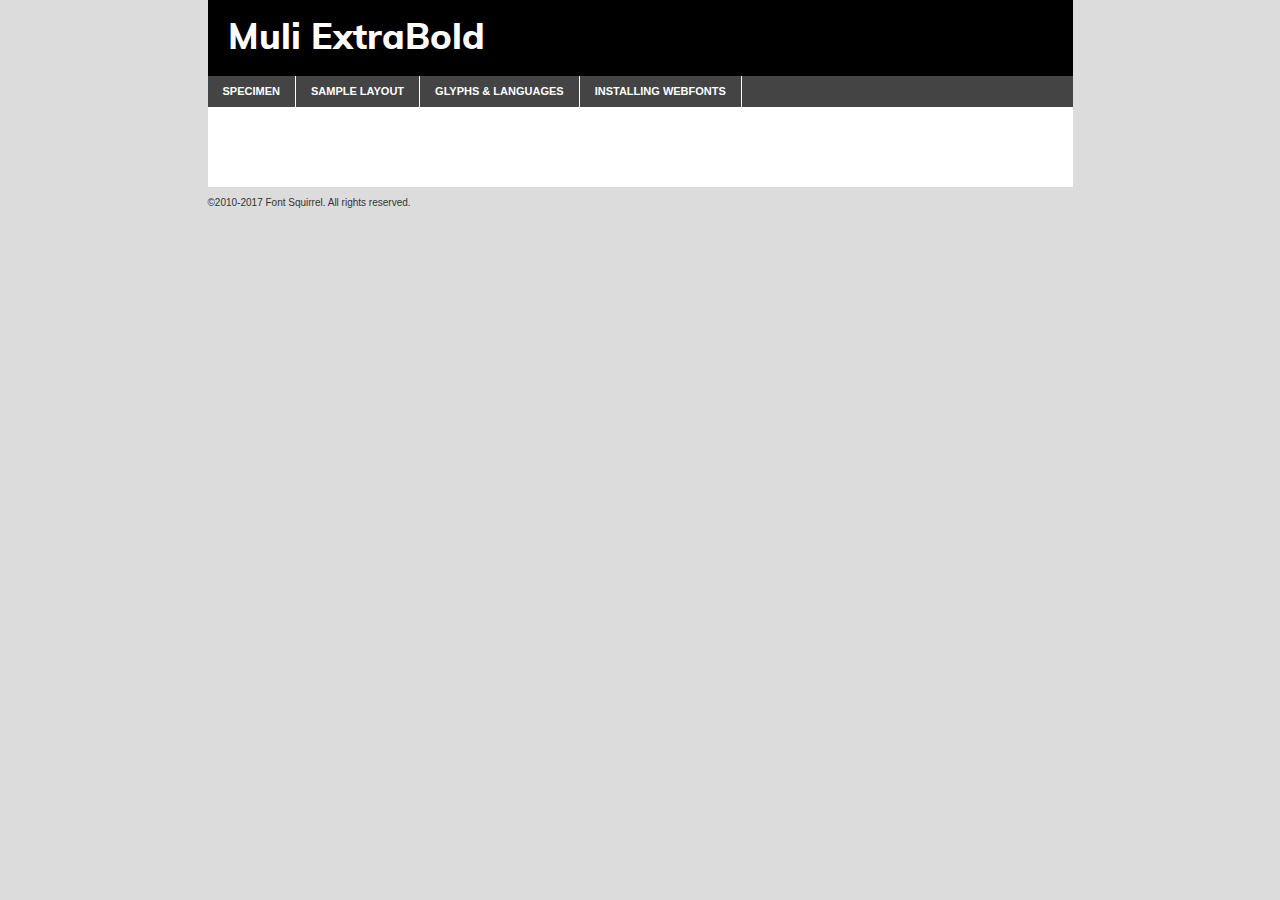
<file: pm-proj009/fonts/Muli/muli-extrabold-demo.html>
<!DOCTYPE html PUBLIC "-//W3C//DTD XHTML 1.0 Transitional//EN"
	"http://www.w3.org/TR/xhtml1/DTD/xhtml1-transitional.dtd">

<html xmlns="http://www.w3.org/1999/xhtml" xml:lang="en" lang="en">
<head>
	<meta http-equiv="Content-Type" content="text/html; charset=utf-8" />
	<script src="http://ajax.googleapis.com/ajax/libs/jquery/1.7.2/jquery.min.js" type="text/javascript" charset="utf-8"></script>
	<script type="text/javascript">
	(function($){$.fn.easyTabs=function(option){var param=jQuery.extend({fadeSpeed:"fast",defaultContent:1,activeClass:'active'},option);$(this).each(function(){var thisId="#"+this.id;if(param.defaultContent==''){param.defaultContent=1;}
	if(typeof param.defaultContent=="number")
	{var defaultTab=$(thisId+" .tabs li:eq("+(param.defaultContent-1)+") a").attr('href').substr(1);}else{var defaultTab=param.defaultContent;}
	$(thisId+" .tabs li a").each(function(){var tabToHide=$(this).attr('href').substr(1);$("#"+tabToHide).addClass('easytabs-tab-content');});hideAll();changeContent(defaultTab);function hideAll(){$(thisId+" .easytabs-tab-content").hide();}
	function changeContent(tabId){hideAll();$(thisId+" .tabs li").removeClass(param.activeClass);$(thisId+" .tabs li a[href=#"+tabId+"]").closest('li').addClass(param.activeClass);if(param.fadeSpeed!="none")
	{$(thisId+" #"+tabId).fadeIn(param.fadeSpeed);}else{$(thisId+" #"+tabId).show();}}
	$(thisId+" .tabs li").click(function(){var tabId=$(this).find('a').attr('href').substr(1);changeContent(tabId);return false;});});}})(jQuery);
	</script>
	<link rel="stylesheet" href="specimen_files/specimen_stylesheet.css" type="text/css" charset="utf-8" />
	<link rel="stylesheet" href="stylesheet.css" type="text/css" charset="utf-8" />

	<style type="text/css">
					body{
				font-family: 'muliextrabold';
							}
		</style>

	<title>Muli ExtraBold Specimen</title>
	
	
	<script type="text/javascript" charset="utf-8">
		$(document).ready(function() {
			$('#container').easyTabs({defaultContent:1});
		});
	</script>
</head>

<body>
<div id="container">
	<div id="header">
		Muli ExtraBold	</div>
	<ul class="tabs">
		<li><a href="#specimen">Specimen</a></li>
		<li><a href="#layout">Sample Layout</a></li>
				<li><a href="#glyphs">Glyphs &amp; Languages</a></li>
		<li><a href="#installing">Installing Webfonts</a></li>
		
	</ul>
	
	<div id="main_content">

		
			<div id="specimen">
		
				<div class="section">
					<div class="grid12 firstcol">
						<div class="huge">AaBb</div>
					</div>
				</div>
		
				<div class="section">
					<div class="glyph_range">A&#x200B;B&#x200b;C&#x200b;D&#x200b;E&#x200b;F&#x200b;G&#x200b;H&#x200b;I&#x200b;J&#x200b;K&#x200b;L&#x200b;M&#x200b;N&#x200b;O&#x200b;P&#x200b;Q&#x200b;R&#x200b;S&#x200b;T&#x200b;U&#x200b;V&#x200b;W&#x200b;X&#x200b;Y&#x200b;Z&#x200b;a&#x200b;b&#x200b;c&#x200b;d&#x200b;e&#x200b;f&#x200b;g&#x200b;h&#x200b;i&#x200b;j&#x200b;k&#x200b;l&#x200b;m&#x200b;n&#x200b;o&#x200b;p&#x200b;q&#x200b;r&#x200b;s&#x200b;t&#x200b;u&#x200b;v&#x200b;w&#x200b;x&#x200b;y&#x200b;z&#x200b;1&#x200b;2&#x200b;3&#x200b;4&#x200b;5&#x200b;6&#x200b;7&#x200b;8&#x200b;9&#x200b;0&#x200b;&amp;&#x200b;.&#x200b;,&#x200b;?&#x200b;!&#x200b;&#64;&#x200b;(&#x200b;)&#x200b;#&#x200b;$&#x200b;%&#x200b;*&#x200b;+&#x200b;-&#x200b;=&#x200b;:&#x200b;;</div>
				</div>
				<div class="section">
					<div class="grid12 firstcol">
						<table class="sample_table">
							<tr><td>10</td><td class="size10">abcdefghijklmnopqrstuvwxyzABCDEFGHIJKLMNOPQRSTUVWXYZ0123456789abcdefghijklmnopqrstuvwxyzABCDEFGHIJKLMNOPQRSTUVWXYZ0123456789abcdefghijklmnopqrstuvwxyzABCDEFGHIJKLMNOPQRSTUVWXYZ</td></tr>
							<tr><td>11</td><td class="size11">abcdefghijklmnopqrstuvwxyzABCDEFGHIJKLMNOPQRSTUVWXYZ0123456789abcdefghijklmnopqrstuvwxyzABCDEFGHIJKLMNOPQRSTUVWXYZ0123456789abcdefghijklmnopqrstuvwxyzABCDEFGHIJKLMNOPQRSTUVWXYZ</td></tr>
							<tr><td>12</td><td class="size12">abcdefghijklmnopqrstuvwxyzABCDEFGHIJKLMNOPQRSTUVWXYZ0123456789abcdefghijklmnopqrstuvwxyzABCDEFGHIJKLMNOPQRSTUVWXYZ0123456789abcdefghijklmnopqrstuvwxyzABCDEFGHIJKLMNOPQRSTUVWXYZ</td></tr>
							<tr><td>13</td><td class="size13">abcdefghijklmnopqrstuvwxyzABCDEFGHIJKLMNOPQRSTUVWXYZ0123456789abcdefghijklmnopqrstuvwxyzABCDEFGHIJKLMNOPQRSTUVWXYZ0123456789abcdefghijklmnopqrstuvwxyzABCDEFGHIJKLMNOPQRSTUVWXYZ</td></tr>
							<tr><td>14</td><td class="size14">abcdefghijklmnopqrstuvwxyzABCDEFGHIJKLMNOPQRSTUVWXYZ0123456789abcdefghijklmnopqrstuvwxyzABCDEFGHIJKLMNOPQRSTUVWXYZ0123456789abcdefghijklmnopqrstuvwxyzABCDEFGHIJKLMNOPQRSTUVWXYZ</td></tr>
							<tr><td>16</td><td class="size16">abcdefghijklmnopqrstuvwxyzABCDEFGHIJKLMNOPQRSTUVWXYZ0123456789abcdefghijklmnopqrstuvwxyzABCDEFGHIJKLMNOPQRSTUVWXYZ</td></tr>
							<tr><td>18</td><td class="size18">abcdefghijklmnopqrstuvwxyzABCDEFGHIJKLMNOPQRSTUVWXYZ0123456789abcdefghijklmnopqrstuvwxyzABCDEFGHIJKLMNOPQRSTUVWXYZ</td></tr>
							<tr><td>20</td><td class="size20">abcdefghijklmnopqrstuvwxyzABCDEFGHIJKLMNOPQRSTUVWXYZ0123456789abcdefghijklmnopqrstuvwxyzABCDEFGHIJKLMNOPQRSTUVWXYZ</td></tr>
							<tr><td>24</td><td class="size24">abcdefghijklmnopqrstuvwxyzABCDEFGHIJKLMNOPQRSTUVWXYZ0123456789abcdefghijklmnopqrstuvwxyzABCDEFGHIJKLMNOPQRSTUVWXYZ</td></tr>
							<tr><td>30</td><td class="size30">abcdefghijklmnopqrstuvwxyzABCDEFGHIJKLMNOPQRSTUVWXYZ0123456789abcdefghijklmnopqrstuvwxyzABCDEFGHIJKLMNOPQRSTUVWXYZ</td></tr>
							<tr><td>36</td><td class="size36">abcdefghijklmnopqrstuvwxyzABCDEFGHIJKLMNOPQRSTUVWXYZ0123456789abcdefghijklmnopqrstuvwxyzABCDEFGHIJKLMNOPQRSTUVWXYZ</td></tr>
							<tr><td>48</td><td class="size48">abcdefghijklmnopqrstuvwxyzABCDEFGHIJKLMNOPQRSTUVWXYZ0123456789abcdefghijklmnopqrstuvwxyzABCDEFGHIJKLMNOPQRSTUVWXYZ</td></tr>
							<tr><td>60</td><td class="size60">abcdefghijklmnopqrstuvwxyzABCDEFGHIJKLMNOPQRSTUVWXYZ0123456789abcdefghijklmnopqrstuvwxyzABCDEFGHIJKLMNOPQRSTUVWXYZ</td></tr>
							<tr><td>72</td><td class="size72">abcdefghijklmnopqrstuvwxyzABCDEFGHIJKLMNOPQRSTUVWXYZ0123456789abcdefghijklmnopqrstuvwxyzABCDEFGHIJKLMNOPQRSTUVWXYZ</td></tr>
							<tr><td>90</td><td class="size90">abcdefghijklmnopqrstuvwxyzABCDEFGHIJKLMNOPQRSTUVWXYZ0123456789abcdefghijklmnopqrstuvwxyzABCDEFGHIJKLMNOPQRSTUVWXYZ</td></tr>
						</table>
				
					</div>
			
				</div>
		
		
		
								<div class="section" id="bodycomparison">


										<div id="xheight">
				<div class="fontbody">&#x25FC;&#x25FC;&#x25FC;&#x25FC;&#x25FC;&#x25FC;&#x25FC;&#x25FC;&#x25FC;&#x25FC;&#x25FC;&#x25FC;&#x25FC;&#x25FC;&#x25FC;&#x25FC;&#x25FC;&#x25FC;&#x25FC;&#x25FC;&#x25FC;&#x25FC;&#x25FC;&#x25FC;&#x25FC;&#x25FC;&#x25FC;&#x25FC;&#x25FC;&#x25FC;&#x25FC;&#x25FC;&#x25FC;&#x25FC;&#x25FC;&#x25FC;&#x25FC;&#x25FC;&#x25FC;&#x25FC;&#x25FC;&#x25FC;&#x25FC;&#x25FC;&#x25FC;&#x25FC;&#x25FC;&#x25FC;&#x25FC;&#x25FC;&#x25FC;&#x25FC;&#x25FC;&#x25FC;&#x25FC;&#x25FC;&#x25FC;&#x25FC;&#x25FC;&#x25FC;&#x25FC;&#x25FC;&#x25FC;&#x25FC;&#x25FC;&#x25FC;&#x25FC;&#x25FC;&#x25FC;&#x25FC;&#x25FC;&#x25FC;&#x25FC;&#x25FC;&#x25FC;&#x25FC;&#x25FC;&#x25FC;&#x25FC;&#x25FC;&#x25FC;&#x25FC;&#x25FC;&#x25FC;&#x25FC;&#x25FC;&#x25FC;&#x25FC;&#x25FC;&#x25FC;&#x25FC;&#x25FC;&#x25FC;&#x25FC;&#x25FC;&#x25FC;&#x25FC;&#x25FC;&#x25FC;body</div><div class="arialbody">body</div><div class="verdanabody">body</div><div class="georgiabody">body</div></div>
										<div class="fontbody" style="z-index:1">
											body<span>Muli ExtraBold</span>
										</div>
										<div class="arialbody" style="z-index:1">
											body<span>Arial</span>
										</div>
										<div class="verdanabody" style="z-index:1">
											body<span>Verdana</span>
										</div>
										<div class="georgiabody" style="z-index:1">
											body<span>Georgia</span>
										</div>



								</div>
		
		
				<div class="section psample psample_row1" id="">
					
					<div class="grid2 firstcol">
						<p class="size10"><span>10.</span>Aenean lacinia bibendum nulla sed consectetur. Fusce dapibus, tellus ac cursus commodo, tortor mauris condimentum nibh, ut fermentum massa justo sit amet risus. Nullam id dolor id nibh ultricies vehicula ut id elit. Cum sociis natoque penatibus et magnis dis parturient montes, nascetur ridiculus mus. Nulla vitae elit libero, a pharetra augue.</p>
			
					</div>
					<div class="grid3">
						<p class="size11"><span>11.</span>Aenean lacinia bibendum nulla sed consectetur. Fusce dapibus, tellus ac cursus commodo, tortor mauris condimentum nibh, ut fermentum massa justo sit amet risus. Nullam id dolor id nibh ultricies vehicula ut id elit. Cum sociis natoque penatibus et magnis dis parturient montes, nascetur ridiculus mus. Nulla vitae elit libero, a pharetra augue.</p>
			
					</div>
					<div class="grid3">
						<p class="size12"><span>12.</span>Aenean lacinia bibendum nulla sed consectetur. Fusce dapibus, tellus ac cursus commodo, tortor mauris condimentum nibh, ut fermentum massa justo sit amet risus. Nullam id dolor id nibh ultricies vehicula ut id elit. Cum sociis natoque penatibus et magnis dis parturient montes, nascetur ridiculus mus. Nulla vitae elit libero, a pharetra augue.</p>
			
					</div>
					<div class="grid4">
						<p class="size13"><span>13.</span>Aenean lacinia bibendum nulla sed consectetur. Fusce dapibus, tellus ac cursus commodo, tortor mauris condimentum nibh, ut fermentum massa justo sit amet risus. Nullam id dolor id nibh ultricies vehicula ut id elit. Cum sociis natoque penatibus et magnis dis parturient montes, nascetur ridiculus mus. Nulla vitae elit libero, a pharetra augue.</p>
			
					</div>
					<div class="white_blend"></div>
					
				</div>
				<div class="section psample psample_row2" id="">
					<div class="grid3 firstcol">
						<p class="size14"><span>14.</span>Aenean lacinia bibendum nulla sed consectetur. Fusce dapibus, tellus ac cursus commodo, tortor mauris condimentum nibh, ut fermentum massa justo sit amet risus. Nullam id dolor id nibh ultricies vehicula ut id elit. Cum sociis natoque penatibus et magnis dis parturient montes, nascetur ridiculus mus. Nulla vitae elit libero, a pharetra augue.</p>
			
					</div>
					<div class="grid4">
						<p class="size16"><span>16.</span>Aenean lacinia bibendum nulla sed consectetur. Fusce dapibus, tellus ac cursus commodo, tortor mauris condimentum nibh, ut fermentum massa justo sit amet risus. Nullam id dolor id nibh ultricies vehicula ut id elit. Cum sociis natoque penatibus et magnis dis parturient montes, nascetur ridiculus mus. Nulla vitae elit libero, a pharetra augue.</p>
			
					</div>
					<div class="grid5">
						<p class="size18"><span>18.</span>Aenean lacinia bibendum nulla sed consectetur. Fusce dapibus, tellus ac cursus commodo, tortor mauris condimentum nibh, ut fermentum massa justo sit amet risus. Nullam id dolor id nibh ultricies vehicula ut id elit. Cum sociis natoque penatibus et magnis dis parturient montes, nascetur ridiculus mus. Nulla vitae elit libero, a pharetra augue.</p>
			
					</div>

					<div class="white_blend"></div>

				</div>
				
				<div class="section psample psample_row3" id="">
					<div class="grid5 firstcol">
						<p class="size20"><span>20.</span>Aenean lacinia bibendum nulla sed consectetur. Fusce dapibus, tellus ac cursus commodo, tortor mauris condimentum nibh, ut fermentum massa justo sit amet risus. Nullam id dolor id nibh ultricies vehicula ut id elit. Cum sociis natoque penatibus et magnis dis parturient montes, nascetur ridiculus mus. Nulla vitae elit libero, a pharetra augue.</p>
					</div>
					<div class="grid7">
						<p class="size24"><span>24.</span>Aenean lacinia bibendum nulla sed consectetur. Fusce dapibus, tellus ac cursus commodo, tortor mauris condimentum nibh, ut fermentum massa justo sit amet risus. Nullam id dolor id nibh ultricies vehicula ut id elit. Cum sociis natoque penatibus et magnis dis parturient montes, nascetur ridiculus mus. Nulla vitae elit libero, a pharetra augue.</p>
					</div>
					
					<div class="white_blend"></div>
					
				</div>
				
				<div class="section psample psample_row4" id="">
					<div class="grid12 firstcol">
						<p class="size30"><span>30.</span>Aenean lacinia bibendum nulla sed consectetur. Fusce dapibus, tellus ac cursus commodo, tortor mauris condimentum nibh, ut fermentum massa justo sit amet risus. Nullam id dolor id nibh ultricies vehicula ut id elit. Cum sociis natoque penatibus et magnis dis parturient montes, nascetur ridiculus mus. Nulla vitae elit libero, a pharetra augue.</p>
					</div>
					<div class="white_blend"></div>
					
				</div>
				
				
				
				<div class="section psample psample_row1 fullreverse">
					<div class="grid2 firstcol">
						<p class="size10"><span>10.</span>Aenean lacinia bibendum nulla sed consectetur. Fusce dapibus, tellus ac cursus commodo, tortor mauris condimentum nibh, ut fermentum massa justo sit amet risus. Nullam id dolor id nibh ultricies vehicula ut id elit. Cum sociis natoque penatibus et magnis dis parturient montes, nascetur ridiculus mus. Nulla vitae elit libero, a pharetra augue.</p>
			
					</div>
					<div class="grid3">
						<p class="size11"><span>11.</span>Aenean lacinia bibendum nulla sed consectetur. Fusce dapibus, tellus ac cursus commodo, tortor mauris condimentum nibh, ut fermentum massa justo sit amet risus. Nullam id dolor id nibh ultricies vehicula ut id elit. Cum sociis natoque penatibus et magnis dis parturient montes, nascetur ridiculus mus. Nulla vitae elit libero, a pharetra augue.</p>
			
					</div>
					<div class="grid3">
						<p class="size12"><span>12.</span>Aenean lacinia bibendum nulla sed consectetur. Fusce dapibus, tellus ac cursus commodo, tortor mauris condimentum nibh, ut fermentum massa justo sit amet risus. Nullam id dolor id nibh ultricies vehicula ut id elit. Cum sociis natoque penatibus et magnis dis parturient montes, nascetur ridiculus mus. Nulla vitae elit libero, a pharetra augue.</p>
			
					</div>
					<div class="grid4">
						<p class="size13"><span>13.</span>Aenean lacinia bibendum nulla sed consectetur. Fusce dapibus, tellus ac cursus commodo, tortor mauris condimentum nibh, ut fermentum massa justo sit amet risus. Nullam id dolor id nibh ultricies vehicula ut id elit. Cum sociis natoque penatibus et magnis dis parturient montes, nascetur ridiculus mus. Nulla vitae elit libero, a pharetra augue.</p>
			
					</div>
					<div class="black_blend"></div>
					
				</div>
				
				<div class="section psample psample_row2 fullreverse">
					<div class="grid3 firstcol">
						<p class="size14"><span>14.</span>Aenean lacinia bibendum nulla sed consectetur. Fusce dapibus, tellus ac cursus commodo, tortor mauris condimentum nibh, ut fermentum massa justo sit amet risus. Nullam id dolor id nibh ultricies vehicula ut id elit. Cum sociis natoque penatibus et magnis dis parturient montes, nascetur ridiculus mus. Nulla vitae elit libero, a pharetra augue.</p>
			
					</div>
					<div class="grid4">
						<p class="size16"><span>16.</span>Aenean lacinia bibendum nulla sed consectetur. Fusce dapibus, tellus ac cursus commodo, tortor mauris condimentum nibh, ut fermentum massa justo sit amet risus. Nullam id dolor id nibh ultricies vehicula ut id elit. Cum sociis natoque penatibus et magnis dis parturient montes, nascetur ridiculus mus. Nulla vitae elit libero, a pharetra augue.</p>
			
					</div>
					<div class="grid5">
						<p class="size18"><span>18.</span>Aenean lacinia bibendum nulla sed consectetur. Fusce dapibus, tellus ac cursus commodo, tortor mauris condimentum nibh, ut fermentum massa justo sit amet risus. Nullam id dolor id nibh ultricies vehicula ut id elit. Cum sociis natoque penatibus et magnis dis parturient montes, nascetur ridiculus mus. Nulla vitae elit libero, a pharetra augue.</p>
			
					</div>
					<div class="black_blend"></div>

				</div>
				
				<div class="section psample fullreverse psample_row3" id="">
					<div class="grid5 firstcol">
						<p class="size20"><span>20.</span>Aenean lacinia bibendum nulla sed consectetur. Fusce dapibus, tellus ac cursus commodo, tortor mauris condimentum nibh, ut fermentum massa justo sit amet risus. Nullam id dolor id nibh ultricies vehicula ut id elit. Cum sociis natoque penatibus et magnis dis parturient montes, nascetur ridiculus mus. Nulla vitae elit libero, a pharetra augue.</p>
					</div>
					<div class="grid7">
						<p class="size24"><span>24.</span>Aenean lacinia bibendum nulla sed consectetur. Fusce dapibus, tellus ac cursus commodo, tortor mauris condimentum nibh, ut fermentum massa justo sit amet risus. Nullam id dolor id nibh ultricies vehicula ut id elit. Cum sociis natoque penatibus et magnis dis parturient montes, nascetur ridiculus mus. Nulla vitae elit libero, a pharetra augue.</p>
					</div>
					
					<div class="black_blend"></div>
					
				</div>
				
				<div class="section psample fullreverse psample_row4" id="" style="border-bottom: 20px #000 solid;">
					<div class="grid12 firstcol">
						<p class="size30"><span>30.</span>Aenean lacinia bibendum nulla sed consectetur. Fusce dapibus, tellus ac cursus commodo, tortor mauris condimentum nibh, ut fermentum massa justo sit amet risus. Nullam id dolor id nibh ultricies vehicula ut id elit. Cum sociis natoque penatibus et magnis dis parturient montes, nascetur ridiculus mus. Nulla vitae elit libero, a pharetra augue.</p>
					</div>
					<div class="black_blend"></div>
					
				</div>
				
				
				
				
			</div>
			
			<div id="layout">
				
				<div class="section">
					
					<div class="grid12 firstcol">
						<h1>Lorem Ipsum Dolor</h1>
						<h2>Etiam porta sem malesuada magna mollis euismod</h2>
						
						<p class="byline">By <a href="#link">Aenean Lacinia</a></p>
					</div>
				</div>
				<div class="section">
					<div class="grid8 firstcol">
						<p class="large">Donec sed odio dui. Morbi leo risus, porta ac consectetur ac, vestibulum at eros. Fusce dapibus, tellus ac cursus commodo, tortor mauris condimentum nibh, ut fermentum massa justo sit amet risus. </p>

						
						<h3>Pellentesque ornare sem</h3>

						<p>Maecenas sed diam eget risus varius blandit sit amet non magna. Maecenas faucibus mollis interdum. Donec ullamcorper nulla non metus auctor fringilla. Nullam id dolor id nibh ultricies vehicula ut id elit. Nullam id dolor id nibh ultricies vehicula ut id elit. </p>

						<p>Aenean eu leo quam. Pellentesque ornare sem lacinia quam venenatis vestibulum. Lorem ipsum dolor sit amet, consectetur adipiscing elit. Cum sociis natoque penatibus et magnis dis parturient montes, nascetur ridiculus mus. </p>

						<p>Nulla vitae elit libero, a pharetra augue. Praesent commodo cursus magna, vel scelerisque nisl consectetur et. Aenean lacinia bibendum nulla sed consectetur. </p>

						<p>Nullam quis risus eget urna mollis ornare vel eu leo. Nullam quis risus eget urna mollis ornare vel eu leo. Maecenas sed diam eget risus varius blandit sit amet non magna. Donec ullamcorper nulla non metus auctor fringilla. </p>

						<h3>Cras mattis consectetur</h3>

						<p>Aenean eu leo quam. Pellentesque ornare sem lacinia quam venenatis vestibulum. Aenean lacinia bibendum nulla sed consectetur. Integer posuere erat a ante venenatis dapibus posuere velit aliquet. Cras mattis consectetur purus sit amet fermentum. </p>

						<p>Nullam id dolor id nibh ultricies vehicula ut id elit. Nullam quis risus eget urna mollis ornare vel eu leo. Cras mattis consectetur purus sit amet fermentum.</p>
					</div>
					
					<div class="grid4 sidebar">
						
						<div class="box reverse">
							<p class="last">Nullam quis risus eget urna mollis ornare vel eu leo. Donec ullamcorper nulla non metus auctor fringilla. Cras mattis consectetur purus sit amet fermentum. Sed posuere consectetur est at lobortis. Lorem ipsum dolor sit amet, consectetur adipiscing elit. </p>
						</div>
						
						<p class="caption">Maecenas sed diam eget risus varius.</p>

						<p>Vestibulum id ligula porta felis euismod semper. Integer posuere erat a ante venenatis dapibus posuere velit aliquet. Vestibulum id ligula porta felis euismod semper. Sed posuere consectetur est at lobortis. Maecenas sed diam eget risus varius blandit sit amet non magna. Fusce dapibus, tellus ac cursus commodo, tortor mauris condimentum nibh, ut fermentum massa justo sit amet risus. </p>

					

						<p>Duis mollis, est non commodo luctus, nisi erat porttitor ligula, eget lacinia odio sem nec elit. Aenean lacinia bibendum nulla sed consectetur. Vivamus sagittis lacus vel augue laoreet rutrum faucibus dolor auctor. Aenean lacinia bibendum nulla sed consectetur. Nullam quis risus eget urna mollis ornare vel eu leo. </p>

						<p>Praesent commodo cursus magna, vel scelerisque nisl consectetur et. Donec ullamcorper nulla non metus auctor fringilla. Maecenas faucibus mollis interdum. Fusce dapibus, tellus ac cursus commodo, tortor mauris condimentum nibh, ut fermentum massa justo sit amet risus. </p>

					</div>
				</div>
				
			</div>


			



		<div id="glyphs">
			<div class="section">
				<div class="grid12 firstcol">
			
				<h1>Language Support</h1>
				<p>The subset of Muli ExtraBold in this kit supports the following languages:<br />
			
					Albanian, Basque, Breton, Chamorro, Danish, Dutch, English, Faroese, Finnish, French, Frisian, Galician, German, Icelandic, Italian, Malagasy, Norwegian, Portuguese, Spanish, Alsatian, Aragonese, Arapaho, Arrernte, Asturian, Aymara, Bislama, Cebuano, Corsican, Fijian, French_creole, Genoese, Gilbertese, Greenlandic, Haitian_creole, Hiligaynon, Hmong, Hopi, Ibanag, Iloko_ilokano, Indonesian, Interglossa_glosa, Interlingua, Irish_gaelic, Jerriais, Lojban, Lombard, Luxembourgeois, Manx, Mohawk, Norfolk_pitcairnese, Occitan, Oromo, Pangasinan, Papiamento, Piedmontese, Potawatomi, Rhaeto-romance, Romansh, Rotokas, Sami_lule, Samoan, Sardinian, Scots_gaelic, Seychelles_creole, Shona, Sicilian, Somali, Southern_ndebele, Swahili, Swati_swazi, Tagalog_filipino_pilipino, Tetum, Tok_pisin, Uyghur_latinized, Volapuk, Walloon, Warlpiri, Xhosa, Yapese, Zulu, Latinbasic, Ubasic, Demo				</p>
				<h1>Glyph Chart</h1>
				<p>The subset of Muli ExtraBold in this kit includes all the glyphs listed below. Unicode entities are included above each glyph to help you insert individual characters into your layout.</p>
				<div id="glyph_chart">
			
																														 <div><p>&amp;#13;</p>&#13;</div>
																				 <div><p>&amp;#32;</p>&#32;</div>
																				 <div><p>&amp;#33;</p>&#33;</div>
																				 <div><p>&amp;#34;</p>&#34;</div>
																				 <div><p>&amp;#35;</p>&#35;</div>
																				 <div><p>&amp;#36;</p>&#36;</div>
																				 <div><p>&amp;#37;</p>&#37;</div>
																				 <div><p>&amp;#38;</p>&#38;</div>
																				 <div><p>&amp;#39;</p>&#39;</div>
																				 <div><p>&amp;#40;</p>&#40;</div>
																				 <div><p>&amp;#41;</p>&#41;</div>
																				 <div><p>&amp;#42;</p>&#42;</div>
																				 <div><p>&amp;#43;</p>&#43;</div>
																				 <div><p>&amp;#44;</p>&#44;</div>
																				 <div><p>&amp;#45;</p>&#45;</div>
																				 <div><p>&amp;#46;</p>&#46;</div>
																				 <div><p>&amp;#47;</p>&#47;</div>
																				 <div><p>&amp;#48;</p>&#48;</div>
																				 <div><p>&amp;#49;</p>&#49;</div>
																				 <div><p>&amp;#50;</p>&#50;</div>
																				 <div><p>&amp;#51;</p>&#51;</div>
																				 <div><p>&amp;#52;</p>&#52;</div>
																				 <div><p>&amp;#53;</p>&#53;</div>
																				 <div><p>&amp;#54;</p>&#54;</div>
																				 <div><p>&amp;#55;</p>&#55;</div>
																				 <div><p>&amp;#56;</p>&#56;</div>
																				 <div><p>&amp;#57;</p>&#57;</div>
																				 <div><p>&amp;#58;</p>&#58;</div>
																				 <div><p>&amp;#59;</p>&#59;</div>
																				 <div><p>&amp;#60;</p>&#60;</div>
																				 <div><p>&amp;#61;</p>&#61;</div>
																				 <div><p>&amp;#62;</p>&#62;</div>
																				 <div><p>&amp;#63;</p>&#63;</div>
																				 <div><p>&amp;#64;</p>&#64;</div>
																				 <div><p>&amp;#65;</p>&#65;</div>
																				 <div><p>&amp;#66;</p>&#66;</div>
																				 <div><p>&amp;#67;</p>&#67;</div>
																				 <div><p>&amp;#68;</p>&#68;</div>
																				 <div><p>&amp;#69;</p>&#69;</div>
																				 <div><p>&amp;#70;</p>&#70;</div>
																				 <div><p>&amp;#71;</p>&#71;</div>
																				 <div><p>&amp;#72;</p>&#72;</div>
																				 <div><p>&amp;#73;</p>&#73;</div>
																				 <div><p>&amp;#74;</p>&#74;</div>
																				 <div><p>&amp;#75;</p>&#75;</div>
																				 <div><p>&amp;#76;</p>&#76;</div>
																				 <div><p>&amp;#77;</p>&#77;</div>
																				 <div><p>&amp;#78;</p>&#78;</div>
																				 <div><p>&amp;#79;</p>&#79;</div>
																				 <div><p>&amp;#80;</p>&#80;</div>
																				 <div><p>&amp;#81;</p>&#81;</div>
																				 <div><p>&amp;#82;</p>&#82;</div>
																				 <div><p>&amp;#83;</p>&#83;</div>
																				 <div><p>&amp;#84;</p>&#84;</div>
																				 <div><p>&amp;#85;</p>&#85;</div>
																				 <div><p>&amp;#86;</p>&#86;</div>
																				 <div><p>&amp;#87;</p>&#87;</div>
																				 <div><p>&amp;#88;</p>&#88;</div>
																				 <div><p>&amp;#89;</p>&#89;</div>
																				 <div><p>&amp;#90;</p>&#90;</div>
																				 <div><p>&amp;#91;</p>&#91;</div>
																				 <div><p>&amp;#92;</p>&#92;</div>
																				 <div><p>&amp;#93;</p>&#93;</div>
																				 <div><p>&amp;#94;</p>&#94;</div>
																				 <div><p>&amp;#95;</p>&#95;</div>
																				 <div><p>&amp;#96;</p>&#96;</div>
																				 <div><p>&amp;#97;</p>&#97;</div>
																				 <div><p>&amp;#98;</p>&#98;</div>
																				 <div><p>&amp;#99;</p>&#99;</div>
																				 <div><p>&amp;#100;</p>&#100;</div>
																				 <div><p>&amp;#101;</p>&#101;</div>
																				 <div><p>&amp;#102;</p>&#102;</div>
																				 <div><p>&amp;#103;</p>&#103;</div>
																				 <div><p>&amp;#104;</p>&#104;</div>
																				 <div><p>&amp;#105;</p>&#105;</div>
																				 <div><p>&amp;#106;</p>&#106;</div>
																				 <div><p>&amp;#107;</p>&#107;</div>
																				 <div><p>&amp;#108;</p>&#108;</div>
																				 <div><p>&amp;#109;</p>&#109;</div>
																				 <div><p>&amp;#110;</p>&#110;</div>
																				 <div><p>&amp;#111;</p>&#111;</div>
																				 <div><p>&amp;#112;</p>&#112;</div>
																				 <div><p>&amp;#113;</p>&#113;</div>
																				 <div><p>&amp;#114;</p>&#114;</div>
																				 <div><p>&amp;#115;</p>&#115;</div>
																				 <div><p>&amp;#116;</p>&#116;</div>
																				 <div><p>&amp;#117;</p>&#117;</div>
																				 <div><p>&amp;#118;</p>&#118;</div>
																				 <div><p>&amp;#119;</p>&#119;</div>
																				 <div><p>&amp;#120;</p>&#120;</div>
																				 <div><p>&amp;#121;</p>&#121;</div>
																				 <div><p>&amp;#122;</p>&#122;</div>
																				 <div><p>&amp;#123;</p>&#123;</div>
																				 <div><p>&amp;#124;</p>&#124;</div>
																				 <div><p>&amp;#125;</p>&#125;</div>
																				 <div><p>&amp;#126;</p>&#126;</div>
																				 <div><p>&amp;#160;</p>&#160;</div>
																				 <div><p>&amp;#161;</p>&#161;</div>
																				 <div><p>&amp;#162;</p>&#162;</div>
																				 <div><p>&amp;#163;</p>&#163;</div>
																				 <div><p>&amp;#164;</p>&#164;</div>
																				 <div><p>&amp;#165;</p>&#165;</div>
																				 <div><p>&amp;#166;</p>&#166;</div>
																				 <div><p>&amp;#167;</p>&#167;</div>
																				 <div><p>&amp;#168;</p>&#168;</div>
																				 <div><p>&amp;#169;</p>&#169;</div>
																				 <div><p>&amp;#170;</p>&#170;</div>
																				 <div><p>&amp;#171;</p>&#171;</div>
																				 <div><p>&amp;#172;</p>&#172;</div>
																				 <div><p>&amp;#173;</p>&#173;</div>
																				 <div><p>&amp;#174;</p>&#174;</div>
																				 <div><p>&amp;#175;</p>&#175;</div>
																				 <div><p>&amp;#176;</p>&#176;</div>
																				 <div><p>&amp;#177;</p>&#177;</div>
																				 <div><p>&amp;#178;</p>&#178;</div>
																				 <div><p>&amp;#179;</p>&#179;</div>
																				 <div><p>&amp;#180;</p>&#180;</div>
																				 <div><p>&amp;#181;</p>&#181;</div>
																				 <div><p>&amp;#182;</p>&#182;</div>
																				 <div><p>&amp;#183;</p>&#183;</div>
																				 <div><p>&amp;#184;</p>&#184;</div>
																				 <div><p>&amp;#185;</p>&#185;</div>
																				 <div><p>&amp;#186;</p>&#186;</div>
																				 <div><p>&amp;#187;</p>&#187;</div>
																				 <div><p>&amp;#188;</p>&#188;</div>
																				 <div><p>&amp;#189;</p>&#189;</div>
																				 <div><p>&amp;#190;</p>&#190;</div>
																				 <div><p>&amp;#191;</p>&#191;</div>
																				 <div><p>&amp;#192;</p>&#192;</div>
																				 <div><p>&amp;#193;</p>&#193;</div>
																				 <div><p>&amp;#194;</p>&#194;</div>
																				 <div><p>&amp;#195;</p>&#195;</div>
																				 <div><p>&amp;#196;</p>&#196;</div>
																				 <div><p>&amp;#197;</p>&#197;</div>
																				 <div><p>&amp;#198;</p>&#198;</div>
																				 <div><p>&amp;#199;</p>&#199;</div>
																				 <div><p>&amp;#200;</p>&#200;</div>
																				 <div><p>&amp;#201;</p>&#201;</div>
																				 <div><p>&amp;#202;</p>&#202;</div>
																				 <div><p>&amp;#203;</p>&#203;</div>
																				 <div><p>&amp;#204;</p>&#204;</div>
																				 <div><p>&amp;#205;</p>&#205;</div>
																				 <div><p>&amp;#206;</p>&#206;</div>
																				 <div><p>&amp;#207;</p>&#207;</div>
																				 <div><p>&amp;#208;</p>&#208;</div>
																				 <div><p>&amp;#209;</p>&#209;</div>
																				 <div><p>&amp;#210;</p>&#210;</div>
																				 <div><p>&amp;#211;</p>&#211;</div>
																				 <div><p>&amp;#212;</p>&#212;</div>
																				 <div><p>&amp;#213;</p>&#213;</div>
																				 <div><p>&amp;#214;</p>&#214;</div>
																				 <div><p>&amp;#215;</p>&#215;</div>
																				 <div><p>&amp;#216;</p>&#216;</div>
																				 <div><p>&amp;#217;</p>&#217;</div>
																				 <div><p>&amp;#218;</p>&#218;</div>
																				 <div><p>&amp;#219;</p>&#219;</div>
																				 <div><p>&amp;#220;</p>&#220;</div>
																				 <div><p>&amp;#221;</p>&#221;</div>
																				 <div><p>&amp;#222;</p>&#222;</div>
																				 <div><p>&amp;#223;</p>&#223;</div>
																				 <div><p>&amp;#224;</p>&#224;</div>
																				 <div><p>&amp;#225;</p>&#225;</div>
																				 <div><p>&amp;#226;</p>&#226;</div>
																				 <div><p>&amp;#227;</p>&#227;</div>
																				 <div><p>&amp;#228;</p>&#228;</div>
																				 <div><p>&amp;#229;</p>&#229;</div>
																				 <div><p>&amp;#230;</p>&#230;</div>
																				 <div><p>&amp;#231;</p>&#231;</div>
																				 <div><p>&amp;#232;</p>&#232;</div>
																				 <div><p>&amp;#233;</p>&#233;</div>
																				 <div><p>&amp;#234;</p>&#234;</div>
																				 <div><p>&amp;#235;</p>&#235;</div>
																				 <div><p>&amp;#236;</p>&#236;</div>
																				 <div><p>&amp;#237;</p>&#237;</div>
																				 <div><p>&amp;#238;</p>&#238;</div>
																				 <div><p>&amp;#239;</p>&#239;</div>
																				 <div><p>&amp;#240;</p>&#240;</div>
																				 <div><p>&amp;#241;</p>&#241;</div>
																				 <div><p>&amp;#242;</p>&#242;</div>
																				 <div><p>&amp;#243;</p>&#243;</div>
																				 <div><p>&amp;#244;</p>&#244;</div>
																				 <div><p>&amp;#245;</p>&#245;</div>
																				 <div><p>&amp;#246;</p>&#246;</div>
																				 <div><p>&amp;#247;</p>&#247;</div>
																				 <div><p>&amp;#248;</p>&#248;</div>
																				 <div><p>&amp;#249;</p>&#249;</div>
																				 <div><p>&amp;#250;</p>&#250;</div>
																				 <div><p>&amp;#251;</p>&#251;</div>
																				 <div><p>&amp;#252;</p>&#252;</div>
																				 <div><p>&amp;#253;</p>&#253;</div>
																				 <div><p>&amp;#254;</p>&#254;</div>
																				 <div><p>&amp;#255;</p>&#255;</div>
																				 <div><p>&amp;#338;</p>&#338;</div>
																				 <div><p>&amp;#339;</p>&#339;</div>
																				 <div><p>&amp;#376;</p>&#376;</div>
																				 <div><p>&amp;#710;</p>&#710;</div>
																				 <div><p>&amp;#732;</p>&#732;</div>
																				 <div><p>&amp;#8192;</p>&#8192;</div>
																				 <div><p>&amp;#8193;</p>&#8193;</div>
																				 <div><p>&amp;#8194;</p>&#8194;</div>
																				 <div><p>&amp;#8195;</p>&#8195;</div>
																				 <div><p>&amp;#8196;</p>&#8196;</div>
																				 <div><p>&amp;#8197;</p>&#8197;</div>
																				 <div><p>&amp;#8198;</p>&#8198;</div>
																				 <div><p>&amp;#8199;</p>&#8199;</div>
																				 <div><p>&amp;#8200;</p>&#8200;</div>
																				 <div><p>&amp;#8201;</p>&#8201;</div>
																				 <div><p>&amp;#8202;</p>&#8202;</div>
																				 <div><p>&amp;#8208;</p>&#8208;</div>
																				 <div><p>&amp;#8209;</p>&#8209;</div>
																				 <div><p>&amp;#8210;</p>&#8210;</div>
																				 <div><p>&amp;#8211;</p>&#8211;</div>
																				 <div><p>&amp;#8212;</p>&#8212;</div>
																				 <div><p>&amp;#8216;</p>&#8216;</div>
																				 <div><p>&amp;#8217;</p>&#8217;</div>
																				 <div><p>&amp;#8218;</p>&#8218;</div>
																				 <div><p>&amp;#8220;</p>&#8220;</div>
																				 <div><p>&amp;#8221;</p>&#8221;</div>
																				 <div><p>&amp;#8222;</p>&#8222;</div>
																				 <div><p>&amp;#8226;</p>&#8226;</div>
																				 <div><p>&amp;#8230;</p>&#8230;</div>
																				 <div><p>&amp;#8239;</p>&#8239;</div>
																				 <div><p>&amp;#8249;</p>&#8249;</div>
																				 <div><p>&amp;#8250;</p>&#8250;</div>
																				 <div><p>&amp;#8287;</p>&#8287;</div>
																				 <div><p>&amp;#8364;</p>&#8364;</div>
																				 <div><p>&amp;#8482;</p>&#8482;</div>
																				 <div><p>&amp;#9724;</p>&#9724;</div>
																				 <div><p>&amp;#64257;</p>&#64257;</div>
																				 <div><p>&amp;#64258;</p>&#64258;</div>
																																						</div>	
				</div>
		
		
			</div>
		</div>
		
		
		<div id="specs">
			
		</div>
	
		<div id="installing">
			<div class="section">
				<div class="grid7 firstcol">
					<h1>Installing Webfonts</h1>
					
					<p>Webfonts are supported by all major browser platforms but not all in the same way. There are currently four different font formats that must be included in order to target all browsers. This includes TTF, WOFF, EOT and SVG.</p>
					
					<h2>1. Upload your webfonts</h2>
					<p>You must upload your webfont kit to your website. They should be in or near the same directory as your CSS files.</p>
					
					<h2>2. Include the webfont stylesheet</h2>
					<p>A special CSS @font-face declaration helps the various browsers select the appropriate font it needs without causing you a bunch of headaches. Learn more about this syntax by reading the <a href="https://www.fontspring.com/blog/further-hardening-of-the-bulletproof-syntax">Fontspring blog post</a> about it. The code for it is as follows:</p>


<code>
@font-face{ 
	font-family: 'MyWebFont';
	src: url('WebFont.eot');
	src: url('WebFont.eot?#iefix') format('embedded-opentype'),
	     url('WebFont.woff') format('woff'),
	     url('WebFont.ttf') format('truetype'),
	     url('WebFont.svg#webfont') format('svg');
}
</code>

	<p>We've already gone ahead and generated the code for you. All you have to do is link to the stylesheet in your HTML, like this:</p>
	<code>&lt;link rel=&quot;stylesheet&quot; href=&quot;stylesheet.css&quot; type=&quot;text/css&quot; charset=&quot;utf-8&quot; /&gt;</code>

					<h2>3. Modify your own stylesheet</h2>
					<p>To take advantage of your new fonts, you must tell your stylesheet to use them. Look at the original @font-face declaration above and find the property called "font-family." The name linked there will be what you use to reference the font. Prepend that webfont name to the font stack in the "font-family" property, inside the selector you want to change. For example:</p>
<code>p { font-family: 'WebFont', Arial, sans-serif; }</code>

<h2>4. Test</h2>
<p>Getting webfonts to work cross-browser <em>can</em> be tricky. Use the information in the sidebar to help you if you find that fonts aren't loading in a particular browser.</p>
				</div>
				
				<div class="grid5 sidebar">
					<div class="box">
						<h2>Troubleshooting<br />Font-Face Problems</h2>
						<p>Having trouble getting your webfonts to load in your new website? Here are some tips to sort out what might be the problem.</p>

						<h3>Fonts not showing in any browser</h3>

						<p>This sounds like you need to work on the plumbing. You either did not upload the fonts to the correct directory, or you did not link the fonts properly in the CSS. If you've confirmed that all this is correct and you still have a problem, take a look at your .htaccess file and see if requests are getting intercepted.</p>

						<h3>Fonts not loading in iPhone or iPad</h3>

						<p>The most common problem here is that you are serving the fonts from an IIS server. IIS refuses to serve files that have unknown MIME types. If that is the case, you must set the MIME type for SVG to "image/svg+xml" in the server settings. Follow these instructions from Microsoft if you need help.</p>

						<h3>Fonts not loading in Firefox</h3>

						<p>The primary reason for this failure? You are still using a version Firefox older than 3.5. So upgrade already! If that isn't it, then you are very likely serving fonts from a different domain. Firefox requires that all font assets be served from the same domain. Lastly it is possible that you need to add WOFF to your list of MIME types (if you are serving via IIS.)</p>

						<h3>Fonts not loading in IE</h3>

						<p>Are you looking at Internet Explorer on an actual Windows machine or are you cheating by using a service like Adobe BrowserLab? Many of these screenshot services do not render @font-face for IE. Best to test it on a real machine.</p>

						<h3>Fonts not loading in IE9</h3>

						<p>IE9, like Firefox, requires that fonts be served from the same domain as the website. Make sure that is the case.</p>
					</div>
				</div>
			</div>
			
		</div>
	
	</div>
	<div id="footer">
		<p>&copy;2010-2017 Font Squirrel. All rights reserved.</p>
	</div>
</div>
</body>
</html>
</file>
<file: pm-proj001/estilo.css>
* { /* Zera todas as medidas pradões do html - boas praticas */
    margin: 0;
    padding: 0;
    border: 0;
}

body{
    font-family: "Arial";
    background-color: #ecf0f1;
    font-size: 18px; 
    padding: 12px;
}

h1 {
    text-align: center;
}


h2 {
    text-transform: uppercase;
    text-align: center;
    margin-bottom: 12px;
}

li {
    list-style: none;
    background-color: #9b59b6;
    color: white;
    padding: 12px;
    border-bottom: solid 12px;
    border-bottom-color: #ecf0f1;
}
</file>
<file: pm-proj002/estilo.css>
/* Desenvolvedor: Douglas Renato */
* {
    margin: 0;
    padding: 0;
    border: 0;
}

body {
    background-color: #e6e6e6;
    color: #333333;
    font-family: 'Open Sans', sans-serif;
}

#div001 {
    width: 300px;
    background-color: #ffffff;
    border-radius: 2px;
    margin: 10px;
    box-shadow: 0px 1px 1px #666666;
}

a {
    text-decoration:none; 
}

img {
    height: 168px;
    border-radius: 2px;
}

#div002 {
    font-size: 14px;
    padding: 10px;
}

#h4001, #p001 {
    text-transform: uppercase;
    display:inline;
    margin-bottom: 10px;
}

#p001 {
    font-size: 11px;
    color: #999999;
    margin-left: 10px;   
}

h2 {
    font-size: 16px;
    color: #b5000d;
    margin-top: 10px; 
    margin-bottom: 10px; 
}

#p002 {
    margin-bottom: 10px;
}
</file>
<file: pm-proj003/estilo.css>
body {
    background-color: #745cc1;
    padding-top: 65px;
    margin: 10px;
    display: flex;
    flex-wrap: wrap;
    justify-content: center;
    -webkit-font-smoothing: antialiased; /*Código no body para deixar letras
                                           e tudo mais parecido com layouts feitos por designers*/    
}

.login {
    width: 247px;
    height: 390px;
    display: flex;
    flex-wrap: wrap;
    justify-content: center;
}

.login .logo {
    background: url("logo-p1.png");
    background-repeat: no-repeat;
    background-position: center;
    width: 100px;
    height: 100px;
    display: flex;
    align-items: center;
    justify-content: center;
    margin-bottom: 50px;
}

.logo .logo-p2 {
    padding-top: 4px;
    width: 70px;
    height: 70px;
}

.campos .email, .senha {
    font-family: 'Roboto', sans-serif;
    font-weight: 300;
    font-size: 18px;
    color: #ffffff;
    margin-bottom: 50px;
    width: 240px;
    background-color: transparent;
    border-style: solid;
    border-top: none;
    border-left: none;
    border-right: none;
    border-bottom-width: 1px;
    padding: 3px;  
}

.campos .email::-webkit-input-placeholder {
    color: #ffffff;
}
.campos .senha::-webkit-input-placeholder {
    color: #ffffff;
}

.campos .botao {
    font-family: 'Roboto', sans-serif;
    font-weight: 500;
    text-transform: uppercase;
    font-size: 18px;
    color: #39393a;
    height: 50px;
    width: 100%;
    border: none;
    border-radius: 40px;
    background-color: #ffffff;
    box-shadow: 0px 2px 3px #39393a;
    margin-bottom: 6px;
}

.campos .link-senha {
    font-family: 'Roboto', sans-serif;
    font-weight: 400;
    text-shadow: 0px 2px 2px #39393a;
    display: flex;
    flex-wrap: wrap;
    justify-content: center;
    font-size: 14px;
}

.link-senha a {
    text-decoration:none;
    color: #ffffff;
    
}
</file>
<file: pm-proj004/estilo.css>
ul {
    list-style: none;
    margin: 0px;
    padding: 0px;
}

.feito {
     background-color: #27ae60;
}

.nao_feito {
    background-color: #4a4a4a;
}

.feito, .nao_feito {
    padding: 55px 31px 55px 28px;
    margin-bottom: 3px;
}

.feito:hover {
    background-color: #52be7f;
}

.nao_feito:hover {
    background-color: #6e6e6e;
}

.texto {
    position: absolute;
    padding: 9px 0 7px 23px;
    color: #fff;
    font-size: 20px;
    text-transform: uppercase;
    text-decoration: none;
    font-family: 'Oswald', sans-serif;
    letter-spacing: 2px;
    -webkit-font-smothing: antialiased;
}

.flecha {
    float: right;
}
</file>
<file: pm-proj005/estilo.css>
body {
    padding: 35px;
    background-color: #9b9b9b;
    display: flex;
    justify-content: center;
    align-items: center;
    font-family: 'Roboto', sans-serif;
    -webkit-font-smoothing: antialiased;
}

table {
    background-color: #fff;
    width: 100%;
    border-collapse: collapse;
    border-radius: 0 0 3px 3px;
    box-shadow: 3px 3px 3px #7f7f7f;
}

th {
    padding: 20px;
    text-align: left;
    font-weight: 500;
    font-size: 13px;
}

td {
    padding: 20px;
    font-weight: 400;
    font-size: 13px;
}

tr {
    border-bottom: 1px solid #e8e8e8;
}

/* pseudo codigo para criar o efeito "hover" ao passar o mouse por cima do elemento
*/
.linhas:hover {
    background-color: #eeeeee;
}

/* pseudo código para pegar apenas os primeiros elementos de cada tag sem precisar
criar uma class dentro de cada um
*/
table thead th:first-child, tbody td:first-child {
    text-align: center;
}

caption {
    background-color: #fff;
    text-align: left;
    padding: 20px;
    font-size: 20px;
    font-weight: 500;
    border-width: 0px;
    border-radius: 3px 3px 0 0;
    box-shadow: 3px -3px 3px #7f7f7f;
}

table .select_registros_paginas, label, span, select{
     text-align: right;
     font-size: 12px;
     border: transparent;
     color: #000000;
     opacity: 0.7; 
}

table .setas, span {
    padding: 0 22px;
}

table .setas {
    /* usado para diminuir a opacidade.
    Outra alternativa é usar o 
    "color: rgba(0, 0, 0, 0.5);"
    Valores min e max: color: rgba(0-255, 0-225, 0-255, 0-1);
    mas em letras gera uma pequena
    sensação de afinamento na expessura da letra.
    */
    opacity: 0.5; 
}
</file>
<file: pm-proj006/estilo.css>
body {
    display: flex;
    justify-content: center;
    -webkit-font-smoothing:antialiased;
}

.logo {
    padding: 50px 5px;
    text-align: center;
}

.cartoes {
   width: 960px; 
}

.cartao {
    width: 300px;
    float: left;
    padding: 10px;
}

.cartao h2 {
    margin: 0px;
    text-transform: uppercase;
    font-size: 20px;
    color: #4a4a4a;
    font-family: 'Roboto', sans-serif;
    font-weight: 500px;
}
</file>
<file: pm-proj006/mobile.css>
body {
    display: flex;
    justify-content: center;
    -webkit-font-smoothing:antialiased;
}

.logo {
    padding: 25px 5px;
    text-align: center;
}

.cartoes {
    width: 320px;
}

.cartao {
    width: 300px;
    padding: 10px;
}

.cartao h2 {
    margin: 0px;
    text-transform: uppercase;
    font-size: 20px;
    color: #4a4a4a;
    font-family: 'Roboto', sans-serif;
    font-weight: 500;
}
</file>
<file: pm-proj007/css/estilo.css>
body {
    font-family: 'Lato', sans-serif;
    -webkit-font-smoothing: antialiased;
}

.container {
    max-width: 960px;
    margin: 0 auto;
}

header h1 {
    margin: 0;
    background-image: url(../imagens/logo-titum-transp.png);
    background-repeat: no-repeat;
    width: 177px;
    height: 76px;
    margin-top: 20px;
    margin-bottom: 5px;

}

header h1 span {
    visibility: hidden;
}

header .container {
    /*
    "display: flex + justify-content: space-between"
    usado para alinhar os elementos na mesma linha porem em lado separados
    */
    display: flex;
    justify-content: space-between;
    margin: 0 auto; 
}

header nav li {
    list-style: none;
    /*
    usado para alinhar os elementos em linha sem perder a altura e largura
    */
    display: inline-block;
}

header {
    margin-bottom: -105px
}

header nav ul {
    margin: 0;
}

header nav a {
    color: #fff;
    text-decoration: none;
    font-size: 20px;
}

header nav li {
    color: #fff;
    text-decoration: none;
    font-size: 20px;
    margin: 30px;
}

header nav li:last-child {
    border: solid 1px #fff;
    border-radius: 3px;
    padding: 10px 30px;
}



section#topo {
    background-image: url(../imagens/fundo-sessao-conheca.png);
    height: 700px;
    /*
    usado para centralizar a imagem de fundo e deixa-la completa no elemento
    */
    -webkit-background-size: cover;
    background-size: cover;
}

section#topo .textoEntrada {
    color: #fff;
    padding-top: 250px;
    width: 430px;
    text-align: center;
}

section#topo .textoEntrada h2 {
    font-size: 50px;
    margin: 0;
}

section#topo .textoEntrada p {
    font-size: 36px;
    margin: 0;
    margin-bottom: 20px; 
}

.botao {
    background-color: #ff397e;
    /*
    usado nesse caso para preencher todo o espaço (largura e altura) dentro do elemento
    */
    display: block;
    padding-top: 15px;
    padding-bottom: 15px;
    color: #fff;
    text-decoration: none;
    box-shadow: 0 6px 0 0 #a32751;
    font-size: 36px;
    border-radius: 3px;
    text-align: center;
}



section#conheca .container {
    display: flex;
    justify-content: space-between;
    padding: 70px;
}

section#conheca .oquee {
    padding: 30px 50px 50px 90px;
}

section#conheca .oquee h2 {
    font-size: 36px;
}

section#conheca .oquee p {
    font-size: 24px;
    padding-bottom: 10px;
}

section#conheca .oquee a {
    font-size: 30px;
    width: 60%;
}




section#depoimento .container {
    display: flex;
    flex-direction: column;
    align-items: center;
    text-align: center;

}

section#depoimento {
    background-color: #ebe7fb;
    border-top: solid 3px #511099;
    padding: 90px 50px 90px 50px;
}

section#depoimento p {
    width: 90%;
    font-size: 24px;
}



section#convite .container {
    display: flex;
    flex-direction: column;
    align-items: center;
    padding: 150px 5px 150px 5px;
}

section#convite {
    background-image: url(../imagens/fundo-sessao-convite.png);
    background-size: cover;
    background-repeat: no-repeat;
}

section#convite form {
    text-decoration: none;
    padding: 10px;
    width: 55%;
    background-color: rgba(255, 255, 255, 0.9);
    border-radius: 3px;
}

section#convite input {
    padding: 30px;
    width: 67%;
    background-color: transparent;
    border: none;
}

section#convite button {
    background-image: url(../imagens/imagem-sessao-convite-botao_captura_email.png);
    background-color: transparent;
    border: none;
    height: 43px;
    width: 86px
}

section#convite span {
    visibility: hidden;
}


footer {
    background-color: #2a0157;
    color: #fff;
    text-align: center;
    padding: 25px 10px 25px 10px;
    border-top: 3px solid;
    font-size: 18px;
}

/*--------------------------mobile---------------------------*/
@media (max-width: 750px){
    
    header .container {
        display: flex;
        flex-direction: column;
        align-items: center;
    }
    
    header {
        margin-bottom: -300px
    }
    
    header nav li {
        color: #fff;
        text-decoration: none;
        font-size: 20px;
        margin: 10px;
        text-align: center;
        display: flex;
        flex-direction: column;
        align-items: center;
    }
    
    
    
    
    section#topo .container {
        display: flex;
        flex-direction: column;
        align-items: center;
        padding: 10px;
    }
    
    section#topo .textoEntrada {
        color: #fff;
        padding: 350px 10px 10px 10px;
        width: 90%;
        text-align: center;
    }
    
    section#conheca .oquee a {
    font-size: 30px;
    width: 70%;
}
    
    
    
    section#conheca .container {
        display: flex;
        flex-direction: column;
        justify-content: center;
        align-items: center;
        padding:  10px 10px 70px 10px;
    }
    
    section#conheca img {
        width: 100%;
    }

    section#conheca .oquee {
        padding: 10px;
        text-align: center;
    }

    section#conheca .oquee h2 {
        font-size: 36px;
    }

    section#conheca .oquee p {
        font-size: 24px;
    }

    section#conheca .oquee a {
        font-size: 30px;
        width: 100%;
    }
    
    
    
    section#convite .container {
        display: flex;
        flex-direction: column;
        align-items: center;
        padding: 150px 5px 150px 5px;
    }

    section#convite {
        background-image: url(../imagens/fundo-sessao-convite.png);
        background-size: cover;
        background-repeat: no-repeat;
    }

    section#convite form {
        text-decoration: none;
        padding: 10px;
        width: 80%;
        background-color: rgba(255, 255, 255, 0.9);
        border-radius: 3px;
        text-align: center;
    }

    section#convite input {
        padding: 25px;
        width: 75%;
        background-color: transparent;
        border: none;
    }

    section#convite button {
        background-image: url(../imagens/imagem-sessao-convite-botao_captura_email.png);
        background-color: transparent;
        border: none;
        height: 43px;
        width: 86px;
        margin: 10px
    }

    section#convite span {
        visibility: hidden;
    }
}
</file>
<file: pm-proj008/css/estilo.css>
body {
    display: flex;
    background-color: #f5f5f5;
    font-family: arial, sans-serif;
}



/*--- SIDEBAR ---*/
aside {
    background-color: #242536;
    width: 200px;
}

aside h1 {
    background-image: url(../imagens/nucliot-logo.png);
    background-repeat: no-repeat;
    height: 60px;
    margin: 0;
    background-position: center;
    background-color: #151524;
}

aside h1 span {
    visibility: hidden;
}

aside ul {
    margin: 0;
    padding: 0px;
}

aside li {
    list-style: none;
    color: #fff;
    padding: 15px;
    font-size: 14px;
    font-weight: bold;
}

aside li:hover {
    background-color: #151524;
    border-left: solid 3px #ffb946;
    padding-left: 12px;
}

aside li small {
    color: rgba(255, 255, 255, 0.6);
    float: right;
}

aside nav li a {
    text-decoration: none;
    color: #fff;
}

aside nav li a i {
    margin-right: 10px;
    height: 15px;
    width: 15px;
    text-align: center;
}



/*---SESSAO PRINCIPAL---*/
section#principal {
    width: 100%;
}

section#principal header {
    height: 60px;
    background-color: #242536;
    display: flex;
    align-items: center;
    justify-content: flex-end;
    padding-right: 20px;
}

section#principal .modulo .abas {
    background-color: #fff;
    height: 61px;
    border-bottom: solid 1px #e6e6e6;
   
}

section#principal .modulo .abas ul {
    list-style: none;
    padding: 0;
    margin: 0;
    padding-left: 25px;
}

section#principal .modulo .abas li a {
    text-decoration: none;
    color: #161616;
    line-height: 61px;
    padding: 21px 1px;
    margin-right: 30px
}

section#principal .modulo .abas li a:hover {
    border-bottom: solid 3px #ffb946;
    color: #ffb946;
}

section#principal .modulo .abas li {
    display: inline-block;
    text-transform: uppercase;
    font-size: 14px;
    font-weight: bold;
}

section#principal .modulo .container {
    padding: 20px;
}

section#principal .modulo .container .canvas {
    background-color: #fff;
    border: solid 1px #e6e6e6;
    border-radius: 4px;
}



/***FOMULARIOS***/
.container .canvas {
    padding: 30px;
}

form ul {
    list-style: none;
    padding: 0px;
    margin: 0px;
    margin-bottom: 30px;
    
}

form h2 {
    font-size: 20px;
    font-weight: bold;
    padding: 0px;
    margin: 0px;
    margin-bottom: 10px;
}

form input, form select {
    width: 400px;
    height: 40px;
    border-radius: 4px;
    
    /*
    Usado para corrigir o tamanho de elementos que mesmo a medidas iguais ficam diferentes como no caso do select. Assim fica alinhado com os outros.
    */
    box-sizing: border-box;
    
    padding-left: 10px;
    border: 1px solid #ddd;
}

/*
usado para adicionar efeitos no placeholder, pois diretamente sem o webkit ainda não é possível.
*/
::-webkit-input-placeholder {
    color: #c5c5c5;
}

form select {
    color: #c5c5c5;
}

/*form input checkbox {
    width: 10px;
    height: 10px;
}*/

form li {
    margin-bottom: 10px;
}

form label.email {
    display: block;
    width: 400px;
    margin-top: 5px;
}

form li.ok {
    background-image: url(../imagens/icon-ok.png);
    background-repeat: no-repeat;
    background-position: top 10px right;
    width: 430px;
    
}

form button {
    width: 400px;
    height: 40px;
    background-color: #3aca60;
    font-size: 16px;
    border: none;
    border-radius: 4px;
    text-transform: uppercase;
    font-weight: bold;
    color: #fff;
}

form .confirmacoes li {
    font-size: 14px;
    width: 400px;
}

form .confirmacoes li input {
    width: 16px;
    height: 16px;
    margin-right: 5px;
}
</file>
<file: pm-proj009/css/estilo.css>
html {
    display: flex;
    align-items: center;
    justify-content: center;
    height: 100%;
    background-image: url(../imagens/bg-principal.png);
    background-repeat: no-repeat;
    -webkit-background-size: cover;
    background-size: cover;
    font-family: 'muliregular';
    color: #777879;
}

/*------------------------------------*/
/*---CHECKOUT---*/
div#checkout {
    width: 680px;
    background-color: #fff;
    border: solid 1px #ebebeb;
    box-shadow: 0px 2px 4px 0px rgba(0, 0, 0, 0.27);
}

/*------------------------------------*/
/*---HEADER---*/
header {
    display: flex;
    justify-content: space-between;
    height: 40px;
    background-color: #fff;
    border-bottom: solid 1px #ebebeb;
}
header div {
    display: flex;
    align-items: center;    
}
header div h1 {
    color: #5e5f5f;
    font-family: 'muliextrabold';
    font-size: 18px;
    margin: 0 -15px 0 15px;
}
header div nav ul {
    list-style: none;
    display: flex;
    font-size: 12px;
    color: rgba(0, 0, 0, 0.5);
}
header div nav .li-bold {
    font-family: 'muliextrabold';
}
header div.fechar {
    margin: 10px;
}

/*------------------------------------*/
/*---PRINCIPAL---*/
section#principal {
    display: flex;
    width: 680px;
}

/*------------------------------------*/
/*---PAGAMENTO---*/
section#principal div.pagamento {
    width: 60%;
    background-color: #fff;
    padding: 10px 20px;
}

/*---opcoes cartoes---*/
section#principal div.opcoes-cartoes {
    margin-bottom: 15px;
}
section#principal div.opcoes-cartoes h2 {
    font-size: 16px;
    margin: 0;
}
section#principal div.opcoes-cartoes ul {
    display: flex;
    text-align: center;
    list-style: none;
    margin: 10px 0 0 0; padding: 0; border: 0;
}
section#principal div.opcoes-cartoes li {
    padding: 10px;
    margin: 1px;
}
section#principal div.opcoes-cartoes li:hover {
    background-color: #f5f9fd;
    /*
    usado para inserir uma borda por trás do elemento fazendo com que ele não aumente
    de tamanho (alternativa prática ao border...)
    */
    box-shadow: inset 0px 0px 3px #d1e2f6;
    border-radius: 4px;
}
section#principal div.opcoes-cartoes li label {
    font-size: 12px;
    color: rgba(0, 0, 0, 0.3);
}

/*---novo cartao---*/
section#principal div.novo-cartao fieldset {
    border: none;
    padding: 0; border: 0; margin: 0;
    text-align: center;
}
section#principal div.novo-cartao fieldset legend {
    font-size: 16px;
    width: 100%;
    border-bottom: solid 1px #eaeaea;
    padding-bottom: 5px;
    text-align: left;
    margin: 10px 0px 15px 0px;
    font-weight: 600;
}
section#principal div.novo-cartao fieldset ul {
    list-style: none;
    margin: 0; padding: 0; border: 0;
    display:flex;
    flex-direction: column;
}
section#principal div.novo-cartao li input {
    margin: 0; padding: 0; border: 1;
    width: 270px;
    height: 40px;
    margin: 15px;
    padding-left: 15px;
    border: solid 1px #dedede;
}
section#principal div.novo-cartao input.ano {
    width: 140px;
}
section#principal div.novo-cartao input.cvc {
    width: 80px;
}
section#principal div.novo-cartao li.checkbox {
    width: 290px;
    display: flex;
    align-items: center;
    margin-left: 30px;
}
section#principal div.novo-cartao li.checkbox input {
    width: 15px;
    height: 15px;
    margin-right: 5px;
}
::-webkit-input-placeholder {
    color: #c4cbd0;
}
section#principal button {
    width: 290px;
    padding: 12px;
    background-color: #84d654;
    border: none;
    color: #fff;
    font-family: 'muliextrabold';
    border-radius: 2px;
    margin: 20px;
}

/*------------------------------------*/
/*---CARRINHO---*/
section#principal div.carrinho {
    width: 40%;
    background-color: #ebebeb;
    padding: 25px 15px 15px 15px;
    border-left: solid 1px #dddcdd;
    display: flex;
    flex-direction: column;
    justify-content: space-between;
}

/*---produtos---*/
div.carrinho div.produtos ul {
    list-style: none;
    padding: 0; margin: 0; border: 0;
}
div.carrinho div.produtos li {
    display: flex;
    border-bottom: solid 1px #dddcdd;
    padding-bottom: 10px;
    margin-bottom: 10px;
}
div.carrinho div.produtos li:last-child {
    border-bottom: none;
}
div.carrinho div.produto-info span {
    font-size: 12px;
    font-family: 'muliextrabold';
    margin-bottom: 3px;
}
div.carrinho span {
    font-size: 12px;
    font-family: 'muliextrabold';
}
div.carrinho div.produto-info small {
    font-size: 10px;
    font-family: 'muliextralight_italic';
    margin-bottom: 3px;
    color: #4a4a4a;
    font-weight: 600;
}
div.carrinho div.produto-info small.quant-produto {
    font-size: 10px;
    font-family: 'muliextrabold';
    margin-bottom: 3px;
    color: #9c9c9c;
}
div.carrinho div.produtos div.produto-info {
    display: flex;
    flex-direction: column;
    width: 100%;
    margin-left: 5px;
}

/*---preco---*/
div.carrinho div.preco table {
    width: 100%;
    font-family: 'muliregular';
    font-size: 12px;
}
div.carrinho div.preco table tr {
    display: flex;
    justify-content: space-between;
    line-height: 20px;
}
div.carrinho div.preco table tbody tr:first-child {
    border-top: solid 1px #d5d3d6;
    padding-top: 5px;
}
div.carrinho div.preco table tbody tr:last-child {
    border-bottom: solid 1px #d5d3d6;
    padding-bottom: 5px;
    margin-bottom: 10px;
}
div.carrinho div.preco table tfoot {
    font-family: 'muliextrabold';
}
</file>
<file: pm-proj009/fonts/Muli/stylesheet.css>
/*! Generated by Font Squirrel (https://www.fontsquirrel.com) on May 9, 2017 */



@font-face {
    font-family: 'muliextrabold';
    src: url('muli-extrabold-webfont.woff2') format('woff2'),
         url('muli-extrabold-webfont.woff') format('woff');
    font-weight: normal;
    font-style: normal;

}




@font-face {
    font-family: 'muliextralight_italic';
    src: url('muli-extralightitalic-webfont.woff2') format('woff2'),
         url('muli-extralightitalic-webfont.woff') format('woff');
    font-weight: normal;
    font-style: normal;

}




@font-face {
    font-family: 'muliregular';
    src: url('muli-regular-webfont.woff2') format('woff2'),
         url('muli-regular-webfont.woff') format('woff');
    font-weight: normal;
    font-style: normal;

}
</file>
<file: pm-proj010/font/Lato/stylesheet.css>
/*! Generated by Font Squirrel (https://www.fontsquirrel.com) on May 19, 2017 */



@font-face {
    font-family: 'latoblack';
    src: url('lato-black-webfont.woff2') format('woff2'),
         url('lato-black-webfont.woff') format('woff');
    font-weight: normal;
    font-style: normal;

}




@font-face {
    font-family: 'latoblack_italic';
    src: url('lato-blackitalic-webfont.woff2') format('woff2'),
         url('lato-blackitalic-webfont.woff') format('woff');
    font-weight: normal;
    font-style: normal;

}




@font-face {
    font-family: 'latobold';
    src: url('lato-bold-webfont.woff2') format('woff2'),
         url('lato-bold-webfont.woff') format('woff');
    font-weight: normal;
    font-style: normal;

}




@font-face {
    font-family: 'latobold_italic';
    src: url('lato-bolditalic-webfont.woff2') format('woff2'),
         url('lato-bolditalic-webfont.woff') format('woff');
    font-weight: normal;
    font-style: normal;

}




@font-face {
    font-family: 'latohairline';
    src: url('lato-hairline-webfont.woff2') format('woff2'),
         url('lato-hairline-webfont.woff') format('woff');
    font-weight: normal;
    font-style: normal;

}




@font-face {
    font-family: 'latohairline_italic';
    src: url('lato-hairlineitalic-webfont.woff2') format('woff2'),
         url('lato-hairlineitalic-webfont.woff') format('woff');
    font-weight: normal;
    font-style: normal;

}




@font-face {
    font-family: 'latoitalic';
    src: url('lato-italic-webfont.woff2') format('woff2'),
         url('lato-italic-webfont.woff') format('woff');
    font-weight: normal;
    font-style: normal;

}




@font-face {
    font-family: 'latolight';
    src: url('lato-light-webfont.woff2') format('woff2'),
         url('lato-light-webfont.woff') format('woff');
    font-weight: normal;
    font-style: normal;

}




@font-face {
    font-family: 'latolight_italic';
    src: url('lato-lightitalic-webfont.woff2') format('woff2'),
         url('lato-lightitalic-webfont.woff') format('woff');
    font-weight: normal;
    font-style: normal;

}




@font-face {
    font-family: 'latoregular';
    src: url('lato-regular-webfont.woff2') format('woff2'),
         url('lato-regular-webfont.woff') format('woff');
    font-weight: normal;
    font-style: normal;

}
</file>
<file: pm-proj010/css/estilo.css>
html {
    background-color: #f5f8f9;
}
body {
    display: flex;
    justify-content: center;
    font-family: 'latoregular';
    font-size: 15px;
    color: #666666;
}

/*---DIV CONTAINER---*/
div.container {
    width: 960px;
}

/*---SECTION BARRA LATERAL---*/
div.container section#barraLateral {
    background-color: #3a3c40;
    padding: 45px;
    display: flex;
    flex-direction: column;
    align-items: center;
    padding-bottom: 100px;
}
/*---div apresentacaoLinks---*/
div.container section#barraLateral div.apresentacaoLinks {
    text-align: center;
}
div.container section#barraLateral div.apresentacaoLinks img {
    width: 140px;
    height: 140px;
    border-radius: 3px;
}
div.container section#barraLateral div.apresentacaoLinks h1 {
    font-size: 21px;
    font-family: 'latobold';
    color: #f5a623;
    text-transform: uppercase;
    line-height: 23px;
}
div.container section#barraLateral div.apresentacaoLinks h2 {
    font-family: 'latobold';
    font-size: 15px;
    color: #fff;
    margin-bottom: 10px;
}
div.container section#barraLateral div.apresentacaoLinks .button {
    width: 140px;
    height: 47px;
    background-color: #f5a623;
    box-shadow: 0px 3px 0px #aa7c2f;
    color: #fff;
    text-transform: uppercase;
    font-size: 15px;
    font-family: 'latobold';
    border: 0;
}
div.container section#barraLateral div.apresentacaoLinks div.redesSociais {
    margin: 12px 3px 35px 3px;
}
div.container section#barraLateral div.apresentacaoLinks div.redesSociais a {
    text-decoration: none;
    color: #fff;
    margin: 0 3px;
    font-size: 25px;
}
/*---div conhecimento---*/
div.container section#barraLateral div.conhecimento {
    width: 100%;
}
div.container section#barraLateral div.conhecimento h2 {
    font-size: 16px;
    color: #eeeeee;
    font-family: 'latobold';
    margin-bottom: 10px;
}
div.container section#barraLateral div.conhecimento span {
    color: #8fa4af;
    font-size: 12px;
}
div.container section#barraLateral div.conhecimento .progress {
    margin: 0;
    margin-bottom: 5px;
}
.progress::-webkit-progress-value {
  background-color: #eeb65a;
}
.progress::-moz-progress-bar {
  background-color: #eeb65a;
}

/*---SECTION PRINCIPAL---*/
div.container section#principal {
    padding: 0;
    padding: 45px;
    background-color: #fff;
    border-right: solid 1px #e1e1e1;
    border-bottom: solid 1px #e1e1e1;
    line-height: 19px;
    padding-bottom: 100px;
}
div.container section#principal div.principalTitulo {
    font-size: 18px;
    color: #d0021b;
    font-family: 'latoblack';
    display: flex;
    align-items: baseline;
    border-bottom: solid 1px #d0021b;
    margin-bottom: 15px;
    line-height: 30px;
}
div.container section#principal div.principalTitulo .fa {
    margin-right: 9px;
}
/*---div resumo---*/
div.container section#principal div.resumo {
    margin-bottom: 35px;
}
/*---div experiencia---*/
div.container section#principal div.experiencia {
    margin-bottom: 35px;
}
div.container section#principal div.experiencia div.cadaExperiencia {
    display: flex; 
    justify-content: space-between;
    margin-bottom: 15px;
}
div.container section#principal div.experiencia div.cadaExperiencia div.infosExperiencia {
    width: 35%;
    line-height: 17px;
    margin-right: 25px;
}
div.container section#principal div.experiencia div.cadaExperiencia div.infosExperiencia h3 {
    font-size: 17px;
    font-family: 'latobold';
    color: #3a3c40;
}
div.container section#principal div.experiencia div.cadaExperiencia div.infosExperiencia h4 {
    color: #3a3c40;
}
div.container section#principal div.experiencia div.cadaExperiencia div.descricaoExperiencia {
    width: 65%;
}
/*---div formacao---*/
div.container section#principal div.formacao {
    margin-bottom: 35px;
}
div.container section#principal div.formacao div.cadaFormacao {
    display: flex; 
    justify-content: space-between;
    margin-bottom: 15px;
}
div.container section#principal div.formacao div.cadaFormacao div.infosFormacao {
    width: 35%;
    line-height: 17px;
    margin-right: 25px;
}
div.container section#principal div.formacao div.cadaFormacao div.infosFormacao h3 {
    font-size: 17px;
    font-family: 'latobold';
    color: #3a3c40;
}
div.container section#principal div.formacao div.cadaFormacao div.infosFormacao h4 {
    color: #3a3c40;
}
div.container section#principal div.formacao div.cadaFormacao div.descricaoFormacao {
    width: 65%;
}
</file>
<file: pm-proj011/estilo.css>
#principal {
    font-family: 'Oswald', sans-serif;
    color: #fff;
    background-color: #fff;
}

.altura {
    display: flex;
    justify-content: center;
    background-color: #3498db;
    height: 38vh;
    min-height: 240px;
}

.altura .conteudo {
    width: 100%;
    max-width: 345px;
    background-color: #3498db;
    padding: 15px;
}

.altura .conteudo input[type="number"] {
    background-color: #3498db;
    width: 100%;
    max-width: 345px;
}


/*#############################################################*/

.peso {
    display: flex;
    justify-content: center;
    background-color: #34495e;
    height: 38vh;
    min-height: 240px;
}

.peso .conteudo {
    width: 100%;
    max-width: 345px;
    background-color: #34495e;
    padding: 15px;
}

.peso .conteudo input[type="number"] {
    background-color: #34495e;
    width: 100%;
    max-width: 345px;
}


/*#############################################################*/

.imc {
    display: flex;
    justify-content: center;
    height: 24vh;
    min-height: 180px;
}

.imc .conteudo {
    display: flex;
    justify-content: center;
    align-items: center;
    width: 100%;
    max-width: 351px;
    padding: 18px 12px 21px 12px;
}

.imc .conteudo button {
    font-family: 'Oswald', sans-serif;
    font-weight: 300;
    font-size: 72px;
    color: #fff;
    background-color: #27ae60;
    width: 100%;
    height: 100%;
    max-height: 180px;
    border: none;
    border-radius: 4px;
    box-shadow: #245b3b 0 6px 0;
}


/*#############################################################*/

.conteudo .entrada {
    display: flex;
    flex-direction: column;
    justify-content: center;
    height: 85%;
}

.conteudo h2 {
    font-size: 20px;
    font-weight: 300;
    text-transform: uppercase;
    margin: 0;
}

.conteudo .entrada input[type="number"] {
    font-size: 100px;
    width: 100%;
    text-align: center;
    border: none;
    color: #fff;
    font-family: 'Oswald', sans-serif;
    font-weight: 300;
}


/*#############################################################*/

.imc .conteudo .calculado {
    height: 100%;
    color: #4a4a4a;
    display: flex;
    justify-content: center;
    align-items: center;
    display: none;
}

.imc .conteudo .calculado .resultados {
    margin-left: 40px;
    text-align: left;
}

.imc .conteudo .calculado .resultados h3 {
    font-family: 'Oswald', sans-serif;
    font-weight: 300;
    font-size: 50px;
    line-height: 0px;
    margin-bottom: 30px;
}

.imc .conteudo .calculado .resultados h4 {
    font-family: 'Oswald', sans-serif;
    font-weight: 300;
    font-size: 24px;
    margin-top: 30px;
    text-transform: uppercase;
}
</file>
<file: pm-proj012/css/estilo.css>
/*##################################################################*/
/* CONFIGURAÇÕES GERAIS */
/*##################################################################*/
body {
    font-family: 'Lato', sans-serif;
    font-size: 47px;
    font-weight: 300;
    -webkit-font-smoothing: antialiased;
    -moz-osx-font-smoothing: grayscale;
}

@media screen and (max-width: 450px){
    body {
        font-size: 32px;
    }
}

.container button {
    font-family: 'Lato', sans-serif;
    font-weight: 300;
}

/*##################################################################*/
/* CRIA O GRID */
/*##################################################################*/
#calculadora .container {
    height: 100vh;
    width: 100%;
    display: grid;
    grid-template-columns: repeat(3, 1fr);
    grid-template-rows: repeat(5, 1fr);
    grid-template-areas: 
        'header header header'
        'sete oito nove'
        'quatro cinco seis'
        'um dois tres'
        'footer footer footer';
}

.container footer {
    display: grid;
    grid-template-columns: 1fr 1fr 1fr;
    grid-template-rows: 1fr;
    grid-template-areas: 
    'cell-zero moeda clear';
}
.container footer {
    grid-column: 1 / 4; /*Conteúdo entre a linha (de coluna) 1 e 4*/
}

.container header { grid-area: header; }
.container .um { grid-area: um; }
.container .dois { grid-area: dois; }
.container .tres { grid-area: tres; }
.container .quatro { grid-area: quatro; }
.container .cinco { grid-area: cinco; }
.container .seis { grid-area: seis; }
.container .sete { grid-area: sete; }
.container .oito { grid-area: oito; }
.container .nove { grid-area: nove; }
.container footer .cell-zero { grid-area: cell-zero; }
.container footer .moeda { grid-area: moeda; }
.container footer .clear { grid-area: clear; }

/*##################################################################*/
/* DESIGN DO GRID - INICIAL */
/*##################################################################*/
.container header {
    background-color: #202020;
    color: #ffffff;
    display: flex;
    justify-content: flex-end;
    align-items: center;
    padding-right: 17px;
}

.container .cell,
.container footer .sub-cell {
    display: flex;
    justify-content: center;
    align-items: center;
    background-color: #d8d8d8;
    border: 1pt solid #cdcccc;
    cursor: pointer;
}

.container footer .moeda {
    background-color: #4a90e2;
}

.container footer .clear {
    font-weight: 400;
    background-color: #c6c7cb;
}

.esconde {
    display: none;
}


/*##################################################################*/
/* DESIGN DO GRID - CONVERTER */
/*##################################################################*/

.container footer .moeda-converter {
    background-color: #f98611;
}


/*##################################################################*/
/* DESIGN DO GRID - CONVERTIDO */
/*##################################################################*/

.container footer .moeda-convertido {
    background-color: #27ae60;
}

.container .header-convertido {
    color: #7ed321;
}
</file>
<file: pm-proj009/fonts/Muli/specimen_files/specimen_stylesheet.css>
@import url('grid_12-825-55-15.css');

/*  
	CSS Reset by Eric Meyer - Released under Public Domain
    http://meyerweb.com/eric/tools/css/reset/
*/
html, body, div, span, applet, object, iframe,
h1, h2, h3, h4, h5, h6, p, blockquote, pre,
a, abbr, acronym, address, big, cite, code,
del, dfn, em, font, img, ins, kbd, q, s, samp,
small, strike, strong, sub, sup, tt, var,
b, u, i, center, dl, dt, dd, ol, ul, li,
fieldset, form, label, legend, table, 
caption, tbody, tfoot, thead, tr, th, td 
                  {margin: 0;padding: 0;border: 0;outline: 0;
                  font-size: 100%;vertical-align: baseline;
                  background: transparent;}
body              {line-height: 1;}
ol, ul            {list-style: none;}
blockquote, q     {quotes: none;}
blockquote:before, blockquote:after,
q:before, q:after {content: '';	content: none;}
:focus            {outline: 0;}
ins               {text-decoration: none;}
del               {text-decoration: line-through;}
table             {border-collapse: collapse;border-spacing: 0;}




body {
	color: #000;
	background-color: #dcdcdc;
}

a {
	text-decoration: none;
	color: #1883ba;
}

h1{
	font-size: 32px;
	font-weight: normal;
	font-style: normal;
	margin-bottom: 18px;
}

h2{
	font-size: 18px;
}

#container {
	width: 865px;
	margin: 0px auto;
}


#header {
	padding: 20px;
	font-size: 36px;
	background-color: #000;
	color: #fff;
}

#header span {
	color: #666;
}
#main_content {
	background-color: #fff;
	padding: 60px 20px 20px;
}


#footer p {
	margin: 0;
	padding-top: 10px;
	padding-bottom: 50px;
	color: #333;
	font: 10px Arial, sans-serif;
}

.tabs {
	width: 100%;
	height: 31px;
	background-color: #444;
}
.tabs li {
	float:  left;
	margin: 0;
	overflow: hidden;
	background-color: #444;
}
.tabs li a {
	display: block;
	color: #fff;
	text-decoration: none;
	font: bold 11px/11px 'Arial';
	text-transform: uppercase;
	padding: 10px 15px;
	border-right: 1px solid #fff;
}

.tabs li a:hover {
		background-color: #00b3ff;

}

.tabs li.active a {
	color:  #000;
	background-color: #fff;
}



div.huge {
	
	font-size: 300px;
	line-height: 1em;
	padding: 0;
	letter-spacing: -.02em;
	overflow: hidden;
}
div.glyph_range {
	font-size: 72px;
	line-height: 1.1em;
}

.size10{ font-size: 10px; }
.size11{ font-size: 11px; }
.size12{ font-size: 12px; }
.size13{ font-size: 13px; }
.size14{ font-size: 14px; }
.size16{ font-size: 16px; }
.size18{ font-size: 18px; }
.size20{ font-size: 20px; }
.size24{ font-size: 24px; }
.size30{ font-size: 30px; }
.size36{ font-size: 36px; }
.size48{ font-size: 48px; }
.size60{ font-size: 60px; }
.size72{ font-size: 72px; }
.size90{ font-size: 90px; }


.psample_row1 {	height: 120px;}
.psample_row1 {	height: 120px;}
.psample_row2 {	height: 160px;}
.psample_row3 {	height: 160px;}
.psample_row4 {	height: 160px;}

.psample {
	overflow: hidden;
	position: relative;
}
.psample p {
	line-height: 1.3em;
	display: block;
	overflow: hidden;
	margin: 0;
}

.psample span {
	margin-right: .5em;
}

.white_blend {
	width: 100%;
	height: 61px;
	background-image: url([data-uri]);
	position: absolute;
	bottom: 0;
}
.black_blend {
	width: 100%;
	height: 61px;
	background-image: url([data-uri]);
	position: absolute;
	bottom: 0;
}
.fullreverse {
	background:  #000 !important;
	color:  #fff !important;
	margin-left: -20px;
	padding-left: 20px;
	margin-right: -20px;
	padding-right: 20px;
	padding: 20px;
	margin-bottom:0;
}


.sample_table td {
	padding-top: 3px;
	padding-bottom:5px;
	padding-left: 5px;
	vertical-align: middle;
	line-height: 1.2em;
}

.sample_table td:first-child {
	background-color: #eee;
	text-align: right;
	padding-right: 5px;
	padding-left: 0;
	padding: 5px;
	font: 11px/12px "Courier New", Courier, mono;
}

code {
	white-space: pre;
	background-color: #eee;
	display: block;
	padding: 10px;
	margin-bottom: 18px;
	overflow: auto;
}


.bottom,.last 	{margin-bottom:0 !important; padding-bottom:0 !important;}

.box  { 
  padding: 18px; 
  margin-bottom: 18px; 
  background: #eee; 
}

.reverse,.reversed { background:  #000 !important;color:  #fff !important; border: none !important;}

#bodycomparison {
	position: relative;
	overflow: hidden;
	font-size: 72px;
	height: 90px;
	white-space: nowrap;
}

#bodycomparison div{
	font-size: 72px;
	line-height: 90px;
	display: inline;
	margin: 0 15px 0 0;
	padding: 0;
}

#bodycomparison div span{
	font: 10px Arial;
	position: absolute;
	left: 0;
}
#xheight {
	float: none;
	position: absolute;
	color: #d9f3ff;
	font-size: 72px;
	line-height: 90px;
}

.fontbody {
 position: relative;
}
.arialbody{
	font-family: Arial;
	position: relative;
}
.verdanabody{
	font-family: Verdana;
	position: relative;
}
.georgiabody{
	font-family: Georgia;
	position: relative;
}

/* @group Layout page
 */

#layout h1 {
	font-size: 36px;
	line-height: 42px;
	font-weight: normal;
	font-style: normal;
}

#layout h2 {
	font-size: 24px;
	line-height: 23px;
	font-weight: normal;
	font-style: normal;
}

#layout h3 {
	font-size: 22px;
	line-height: 1.4em;
	margin-top: 1em;
	font-weight: normal;
	font-style: normal;
}


#layout p.byline {
	font-size: 12px;
	margin-top: 18px;
	line-height: 12px;
	margin-bottom: 0;
}
#layout p {
	font-size: 14px;
	line-height: 21px;
	margin-bottom: .5em;
}

#layout p.large{
	font-size: 18px;
	line-height: 26px;
}

#layout .sidebar p{
	font-size: 12px;
	line-height: 1.4em;
}

#layout p.caption {
	font-size: 10px;
	margin-top: -16px;
	margin-bottom: 18px;
}

/* @end */

/* @group Glyphs */

#glyph_chart div{
	background-color: #d9f3ff;
	color: black;
	float: left;
	font-size: 36px;
	height: 1.2em;
	line-height: 1.2em;
	margin-bottom: 1px;
	margin-right: 1px;
	text-align: center;
	width: 1.2em;
	position: relative;
	padding: .6em .2em .2em;
}

#glyph_chart div p {
	position: absolute;
	left: 0;
	top: 0;
	display: block;
	text-align: center;
	font: bold 9px Arial, sans-serif;
	background-color: #3a768f;
	width: 100%;
	color: #fff;
	padding: 2px 0;
}


#glyphs h1 {
	font-family: Arial, sans-serif;
}
/* @end */

/* @group Installing */

#installing {
	font: 13px Arial, sans-serif;
}

#installing p,
#glyphs p{
	line-height: 1.2em;
	margin-bottom: 18px;
	font: 13px Arial, sans-serif;
}



#installing h3{
	font-size: 15px;
	margin-top: 18px;
}

/* @end */

#rendering h1 {
	font-family: Arial, sans-serif;
}
.render_table td {
	font: 11px "Courier New", Courier, mono;
	vertical-align: middle;
}
</file>
